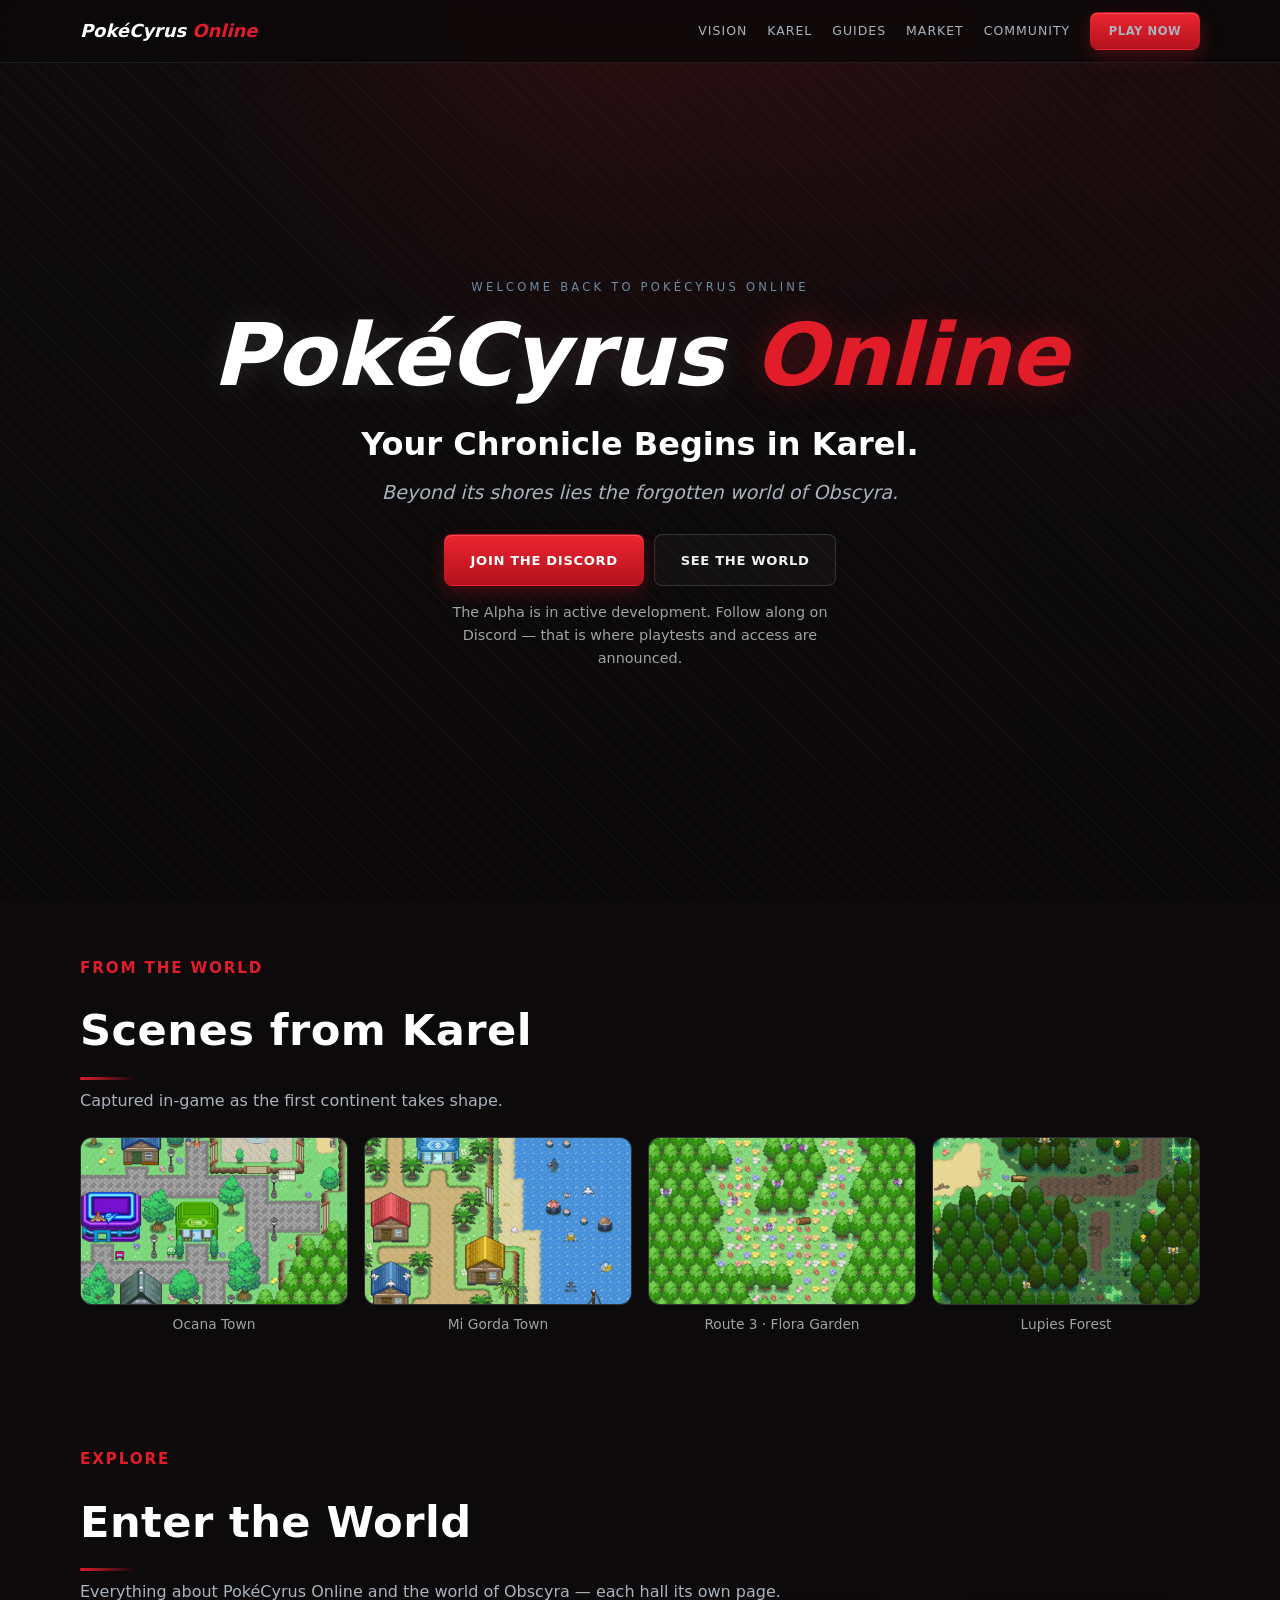
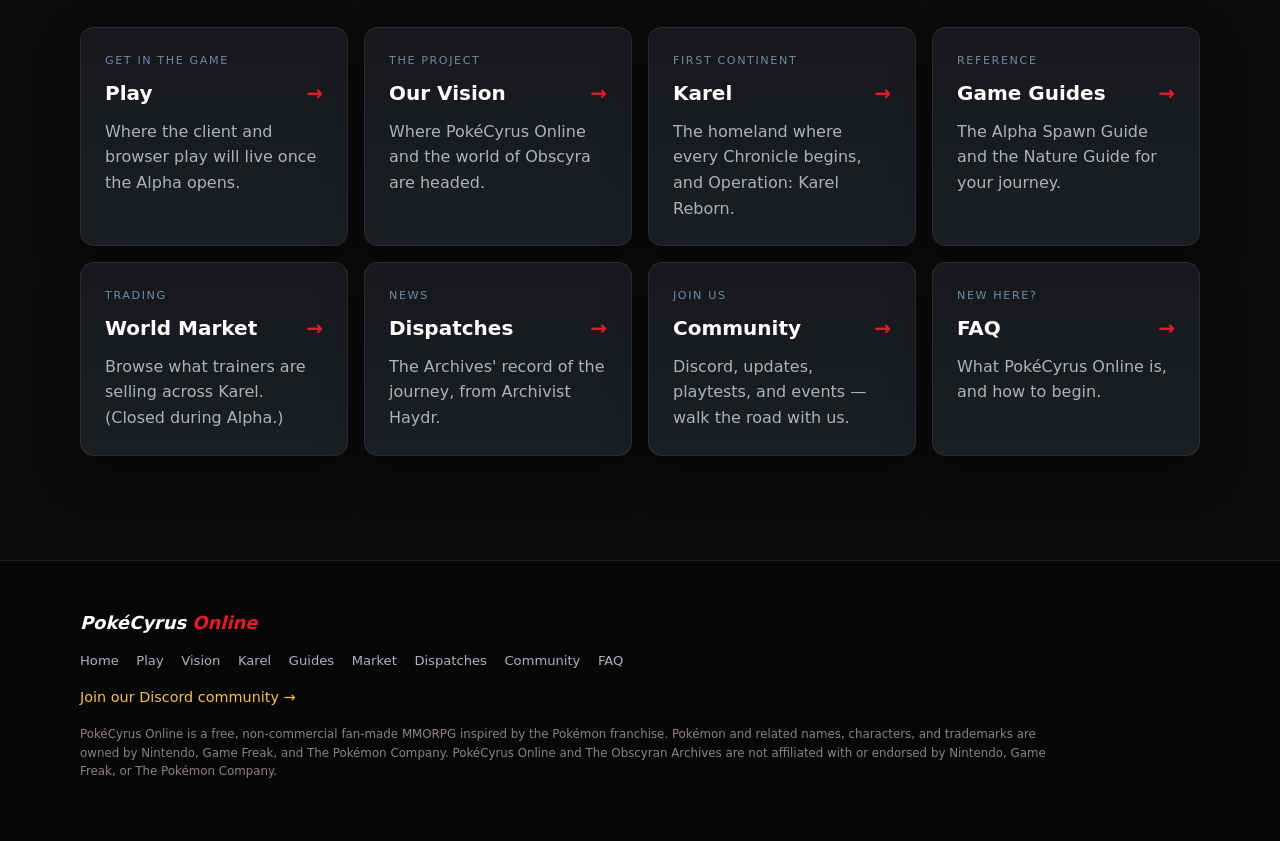
<file: index.html>
<!doctype html>
<html lang="en">
<head>
  <meta charset="utf-8" />
  <meta name="viewport" content="width=device-width, initial-scale=1" />
  <title>PokéCyrus Online</title>
  <meta name="description" content="PokéCyrus Online — a free, fan-made MMORPG. Alpha launching soon. Your Chronicle begins in Karel, the first continent of the world of Obscyra." />
  <meta name="theme-color" content="#0c0a0b" />
  <link rel="canonical" href="https://theobscyranarchives.net/" />
  <meta property="og:type" content="website" />
  <meta property="og:site_name" content="PokéCyrus Online" />
  <meta property="og:title" content="PokéCyrus Online — Alpha Launch" />
  <meta property="og:description" content="A free, fan-made MMORPG. Your Chronicle begins in Karel. Alpha launching soon — play in your browser or download the client." />
  <meta property="og:url" content="https://theobscyranarchives.net/" />
  <meta name="twitter:card" content="summary" />
  <link rel="icon" href="data:image/svg+xml,%3Csvg xmlns='http://www.w3.org/2000/svg' viewBox='0 0 32 32'%3E%3Ccircle cx='16' cy='16' r='15' fill='%23e11d2a'/%3E%3Cpath d='M1 16a15 15 0 0 0 30 0z' fill='%23f2f3f5'/%3E%3Crect x='1' y='14.5' width='30' height='3' fill='%23111111'/%3E%3Ccircle cx='16' cy='16' r='4.6' fill='%23ffffff' stroke='%23111111' stroke-width='1.6'/%3E%3C/svg%3E" />
  <link rel="stylesheet" href="/assets/site.css" />
  <style>
    .hero-cta { display: flex; gap: .6rem; justify-content: center; flex-wrap: wrap; margin: 1.6rem 0 0; }
    .hero-note { margin: .9rem auto 0; max-width: 46ch; font-size: .9rem; color: rgba(255,255,255,.62); }

    /* Screenshot gallery */
    .shots { display: grid; grid-template-columns: repeat(auto-fit, minmax(260px, 1fr)); gap: 1rem; margin-top: 1.5rem; }
    .shot { margin: 0; }
    .shot-btn { display: block; width: 100%; padding: 0; border: 1px solid rgba(255,255,255,.14);
                border-radius: 12px; overflow: hidden; background: #0b0d14; cursor: zoom-in;
                transition: transform .15s ease, border-color .15s ease; }
    .shot-btn:hover { transform: translateY(-3px); border-color: rgba(225,29,42,.65); }
    .shot-btn:focus-visible { outline: 2px solid #e11d2a; outline-offset: 3px; }
    .shot-btn img { display: block; width: 100%; height: auto; aspect-ratio: 16 / 10; object-fit: cover; }
    .shot figcaption { margin-top: .5rem; font-size: .86rem; color: rgba(255,255,255,.62); text-align: center; }

    .lightbox { position: fixed; inset: 0; z-index: 999; display: flex; align-items: center;
                justify-content: center; padding: 4vmin; background: rgba(4,5,9,.92); }
    .lightbox[hidden] { display: none; }
    .lightbox figure { margin: 0; max-width: 100%; max-height: 100%; }
    .lightbox img { max-width: 100%; max-height: 82vh; border-radius: 10px; display: block; }
    .lightbox figcaption { margin-top: .7rem; text-align: center; color: rgba(255,255,255,.75); font-size: .92rem; }
    .lightbox-close { position: absolute; top: 1rem; right: 1.2rem; width: 2.4rem; height: 2.4rem;
                      border-radius: 50%; border: 1px solid rgba(255,255,255,.25); background: rgba(0,0,0,.5);
                      color: #fff; font-size: 1.5rem; line-height: 1; cursor: pointer; }
    .lightbox-close:focus-visible { outline: 2px solid #e11d2a; outline-offset: 2px; }
    @media (prefers-reduced-motion: reduce) { .shot-btn { transition: none; } .shot-btn:hover { transform: none; } }
  </style>
</head>
<body>
  <header class="hero-head">
    <div class="hero">
      <div class="eyebrow-hero">Welcome Back to PokéCyrus Online</div>
      <h1 class="logo"><span class="pc">PokéCyrus</span> <span class="on">Online</span></h1>
      <p class="hero-title">Your Chronicle Begins in Karel.</p>
      <p class="hero-sub">Beyond its shores lies the forgotten world of Obscyra.</p>

      <div class="hero-cta">
        <a class="btn btn-red" href="https://discord.com/invite/rmTHCNPzrq" target="_blank" rel="noopener">Join the Discord</a>
        <a class="btn btn-outline" href="/karel">See the World</a>
      </div>
      <p class="hero-note">The Alpha is in active development. Follow along on Discord — that is where playtests and access are announced.</p>
    </div>
  </header>

  <main>
    <!-- Screenshot gallery. Hidden by site.js while PCO.screens is empty, so the
         page never shows an empty frame. See assets/screens/README.md. -->
    <section class="section" id="screens">
      <div class="wrap">
        <p class="section-sub">From the World</p>
        <h2 class="section-title">Scenes from Karel</h2>
        <p class="section-intro">Captured in-game as the first continent takes shape.</p>
        <div class="shots" id="screens-grid"></div>
      </div>
    </section>

    <section class="section">
      <div class="wrap">
        <p class="section-sub">Explore</p>
        <h2 class="section-title">Enter the World</h2>
        <p class="section-intro">Everything about PokéCyrus Online and the world of Obscyra — each hall its own page.</p>
        <div class="grid">
          <a class="card hubcard" href="/play"><div class="label">Get in the Game</div><h3>Play <span class="arw">→</span></h3><p>Where the client and browser play will live once the Alpha opens.</p></a>
          <a class="card hubcard" href="/vision"><div class="label">The Project</div><h3>Our Vision <span class="arw">→</span></h3><p>Where PokéCyrus Online and the world of Obscyra are headed.</p></a>
          <a class="card hubcard" href="/karel"><div class="label">First Continent</div><h3>Karel <span class="arw">→</span></h3><p>The homeland where every Chronicle begins, and Operation: Karel Reborn.</p></a>
          <a class="card hubcard" href="/guides"><div class="label">Reference</div><h3>Game Guides <span class="arw">→</span></h3><p>The Alpha Spawn Guide and the Nature Guide for your journey.</p></a>
          <a class="card hubcard" href="/market"><div class="label">Trading</div><h3>World Market <span class="arw">→</span></h3><p>Browse what trainers are selling across Karel. (Closed during Alpha.)</p></a>
          <a class="card hubcard" href="/dispatches"><div class="label">News</div><h3>Dispatches <span class="arw">→</span></h3><p>The Archives' record of the journey, from Archivist Haydr.</p></a>
          <a class="card hubcard" href="/community"><div class="label">Join Us</div><h3>Community <span class="arw">→</span></h3><p>Discord, updates, playtests, and events — walk the road with us.</p></a>
          <a class="card hubcard" href="/faq"><div class="label">New Here?</div><h3>FAQ <span class="arw">→</span></h3><p>What PokéCyrus Online is, and how to begin.</p></a>
        </div>
      </div>
    </section>
  </main>

  <script src="/assets/site.js"></script>
</body>
</html>
</file>
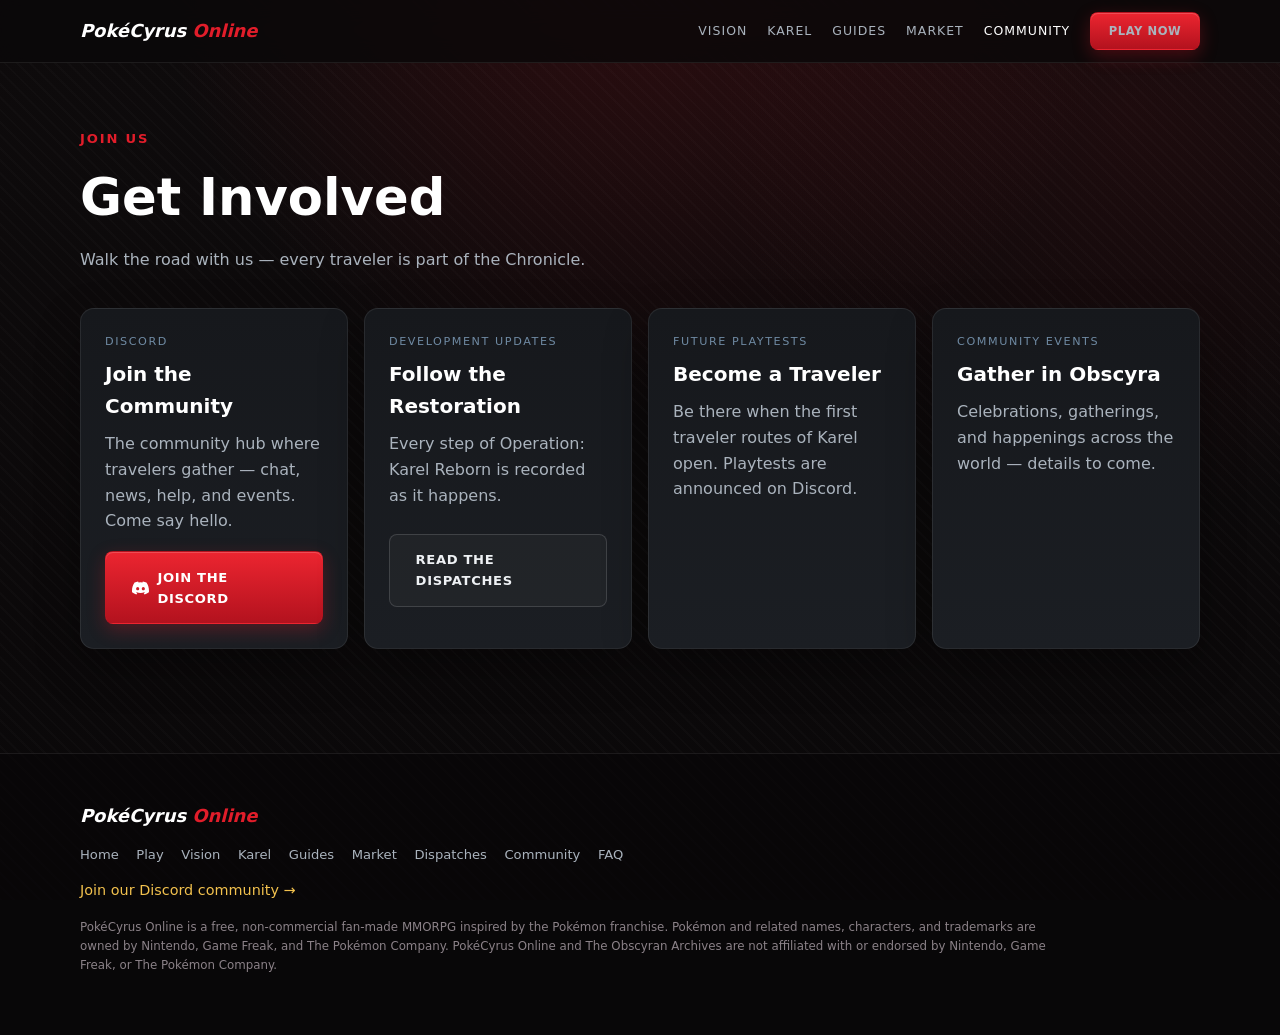
<file: community/index.html>
<!doctype html>
<html lang="en">
<head>
  <meta charset="utf-8" />
  <meta name="viewport" content="width=device-width, initial-scale=1" />
  <title>Community — PokéCyrus Online</title>
  <meta name="description" content="Join the PokéCyrus Online community — Discord, development updates, playtests, and events. Walk the road with us." />
  <meta name="theme-color" content="#0c0a0b" />
  <link rel="canonical" href="https://theobscyranarchives.net/community" />
  <link rel="icon" href="data:image/svg+xml,%3Csvg xmlns='http://www.w3.org/2000/svg' viewBox='0 0 32 32'%3E%3Ccircle cx='16' cy='16' r='15' fill='%23e11d2a'/%3E%3Cpath d='M1 16a15 15 0 0 0 30 0z' fill='%23f2f3f5'/%3E%3Crect x='1' y='14.5' width='30' height='3' fill='%23111111'/%3E%3Ccircle cx='16' cy='16' r='4.6' fill='%23ffffff' stroke='%23111111' stroke-width='1.6'/%3E%3C/svg%3E" />
  <link rel="stylesheet" href="/assets/site.css" />
</head>
<body>
  <header class="page-head">
    <div class="wrap">
      <div class="eyebrow">Join Us</div>
      <h1 class="title">Get Involved</h1>
      <p class="lede">Walk the road with us — every traveler is part of the Chronicle.</p>
    </div>
  </header>

  <main>
    <section class="section" style="padding-top:1rem;">
      <div class="wrap">
        <div class="grid">
          <div class="card">
            <div class="label">Discord</div>
            <h3>Join the Community</h3>
            <p>The community hub where travelers gather — chat, news, help, and events. Come say hello.</p>
            <p style="margin-top:1.1rem;">
              <a class="btn btn-red" href="https://discord.com/invite/rmTHCNPzrq" target="_blank" rel="noopener" style="display:inline-flex; align-items:center; gap:.55rem;">
                <svg viewBox="0 0 24 24" width="18" height="18" fill="currentColor" aria-hidden="true"><path d="M20.317 4.369a19.79 19.79 0 0 0-4.885-1.515.074.074 0 0 0-.079.037c-.21.375-.444.864-.608 1.25a18.27 18.27 0 0 0-5.487 0 12.64 12.64 0 0 0-.617-1.25.077.077 0 0 0-.079-.037A19.736 19.736 0 0 0 3.677 4.369a.07.07 0 0 0-.032.027C.533 9.046-.32 13.58.099 18.057a.082.082 0 0 0 .031.057 19.9 19.9 0 0 0 5.993 3.03.078.078 0 0 0 .084-.028c.462-.63.874-1.295 1.226-1.994a.076.076 0 0 0-.041-.106 13.107 13.107 0 0 1-1.872-.892.077.077 0 0 1-.008-.128c.126-.094.252-.192.372-.291a.074.074 0 0 1 .077-.01c3.928 1.793 8.18 1.793 12.062 0a.074.074 0 0 1 .078.009c.12.099.246.198.373.292a.077.077 0 0 1-.006.127 12.3 12.3 0 0 1-1.873.891.077.077 0 0 0-.041.107c.36.698.772 1.362 1.225 1.993a.076.076 0 0 0 .084.028 19.839 19.839 0 0 0 6.002-3.03.077.077 0 0 0 .032-.054c.5-5.177-.838-9.674-3.549-13.66a.061.061 0 0 0-.031-.03zM8.02 15.331c-1.183 0-2.157-1.086-2.157-2.419 0-1.333.955-2.42 2.157-2.42 1.21 0 2.176 1.096 2.157 2.42 0 1.333-.956 2.42-2.157 2.42zm7.975 0c-1.183 0-2.157-1.086-2.157-2.419 0-1.333.955-2.42 2.157-2.42 1.21 0 2.176 1.096 2.157 2.42 0 1.333-.946 2.42-2.157 2.42z"/></svg>
                Join the Discord
              </a>
            </p>
          </div>
          <div class="card">
            <div class="label">Development Updates</div>
            <h3>Follow the Restoration</h3>
            <p>Every step of Operation: Karel Reborn is recorded as it happens.</p>
            <p><a class="btn btn-outline" href="/dispatches" style="margin-top:1rem;">Read the Dispatches</a></p>
          </div>
          <div class="card">
            <div class="label">Future Playtests</div>
            <h3>Become a Traveler</h3>
            <p>Be there when the first traveler routes of Karel open. Playtests are announced on Discord.</p>
          </div>
          <div class="card">
            <div class="label">Community Events</div>
            <h3>Gather in Obscyra</h3>
            <p>Celebrations, gatherings, and happenings across the world — details to come.</p>
            <!-- TODO: when ready, add: <p><a class="btn btn-red" href="EVENTS_URL" style="margin-top:1rem;">See Events</a></p> -->
          </div>
        </div>
        <!-- TODO: social handles — drop links here when you have them (X / YouTube / Bluesky / etc.) -->
      </div>
    </section>
  </main>

  <script src="/assets/site.js"></script>
</body>
</html>
</file>
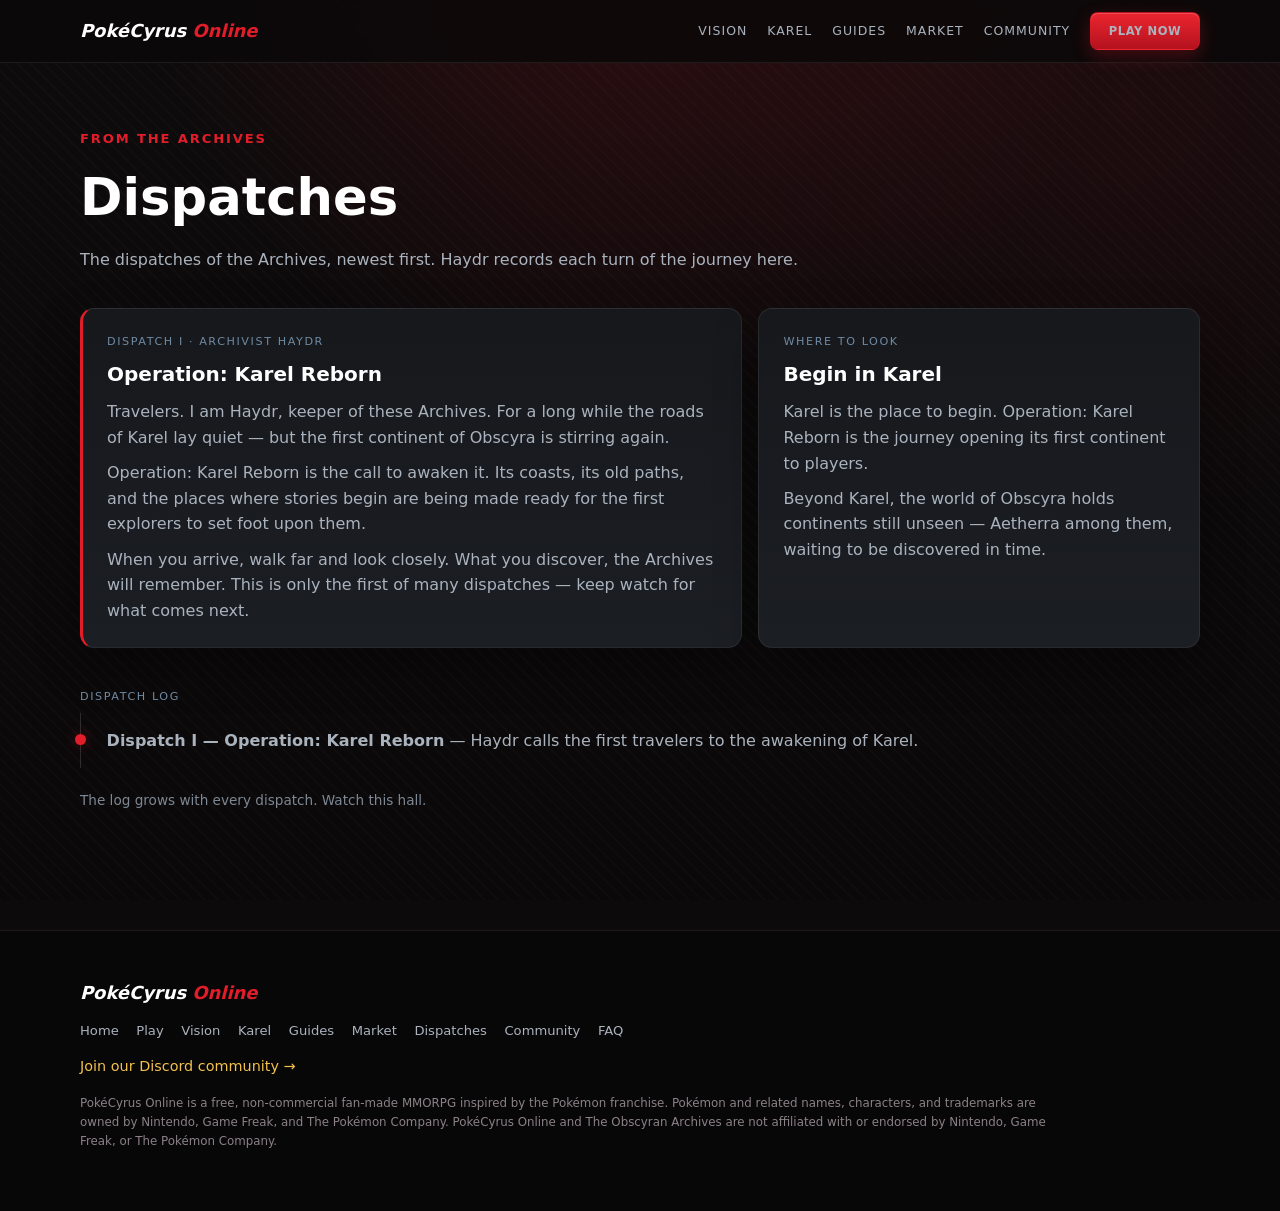
<file: dispatches/index.html>
<!doctype html>
<html lang="en">
<head>
  <meta charset="utf-8" />
  <meta name="viewport" content="width=device-width, initial-scale=1" />
  <title>Dispatches — PokéCyrus Online</title>
  <meta name="description" content="Dispatches from The Obscyran Archives — Archivist Haydr's record of the journey as Karel is reborn for PokéCyrus Online." />
  <meta name="theme-color" content="#0c0a0b" />
  <link rel="canonical" href="https://theobscyranarchives.net/dispatches" />
  <link rel="icon" href="data:image/svg+xml,%3Csvg xmlns='http://www.w3.org/2000/svg' viewBox='0 0 32 32'%3E%3Ccircle cx='16' cy='16' r='15' fill='%23e11d2a'/%3E%3Cpath d='M1 16a15 15 0 0 0 30 0z' fill='%23f2f3f5'/%3E%3Crect x='1' y='14.5' width='30' height='3' fill='%23111111'/%3E%3Ccircle cx='16' cy='16' r='4.6' fill='%23ffffff' stroke='%23111111' stroke-width='1.6'/%3E%3C/svg%3E" />
  <link rel="stylesheet" href="/assets/site.css" />
</head>
<body>
  <header class="page-head">
    <div class="wrap">
      <div class="eyebrow">From the Archives</div>
      <h1 class="title">Dispatches</h1>
      <p class="lede">The dispatches of the Archives, newest first. Haydr records each turn of the journey here.</p>
    </div>
  </header>

  <main>
    <section class="section" style="padding-top:1rem;">
      <div class="wrap">
        <div class="dispatch">
          <div class="card">
            <div class="label">Dispatch I · Archivist Haydr</div>
            <h3>Operation: Karel Reborn</h3>
            <p>Travelers. I am Haydr, keeper of these Archives. For a long while the roads of Karel lay quiet — but the first continent of Obscyra is stirring again.</p>
            <p>Operation: Karel Reborn is the call to awaken it. Its coasts, its old paths, and the places where stories begin are being made ready for the first explorers to set foot upon them.</p>
            <p>When you arrive, walk far and look closely. What you discover, the Archives will remember. This is only the first of many dispatches — keep watch for what comes next.</p>
          </div>
          <div class="card">
            <div class="label">Where to Look</div>
            <h3>Begin in Karel</h3>
            <p>Karel is the place to begin. Operation: Karel Reborn is the journey opening its first continent to players.</p>
            <p>Beyond Karel, the world of Obscyra holds continents still unseen — Aetherra among them, waiting to be discovered in time.</p>
          </div>
        </div>

        <p class="label" style="margin-top:2.5rem;">Dispatch Log</p>
        <ul class="timeline">
          <li><strong>Dispatch I — Operation: Karel Reborn</strong> — Haydr calls the first travelers to the awakening of Karel.</li>
        </ul>
        <p class="section-note">The log grows with every dispatch. Watch this hall.</p>
      </div>
    </section>
  </main>

  <script src="/assets/site.js"></script>
</body>
</html>
</file>
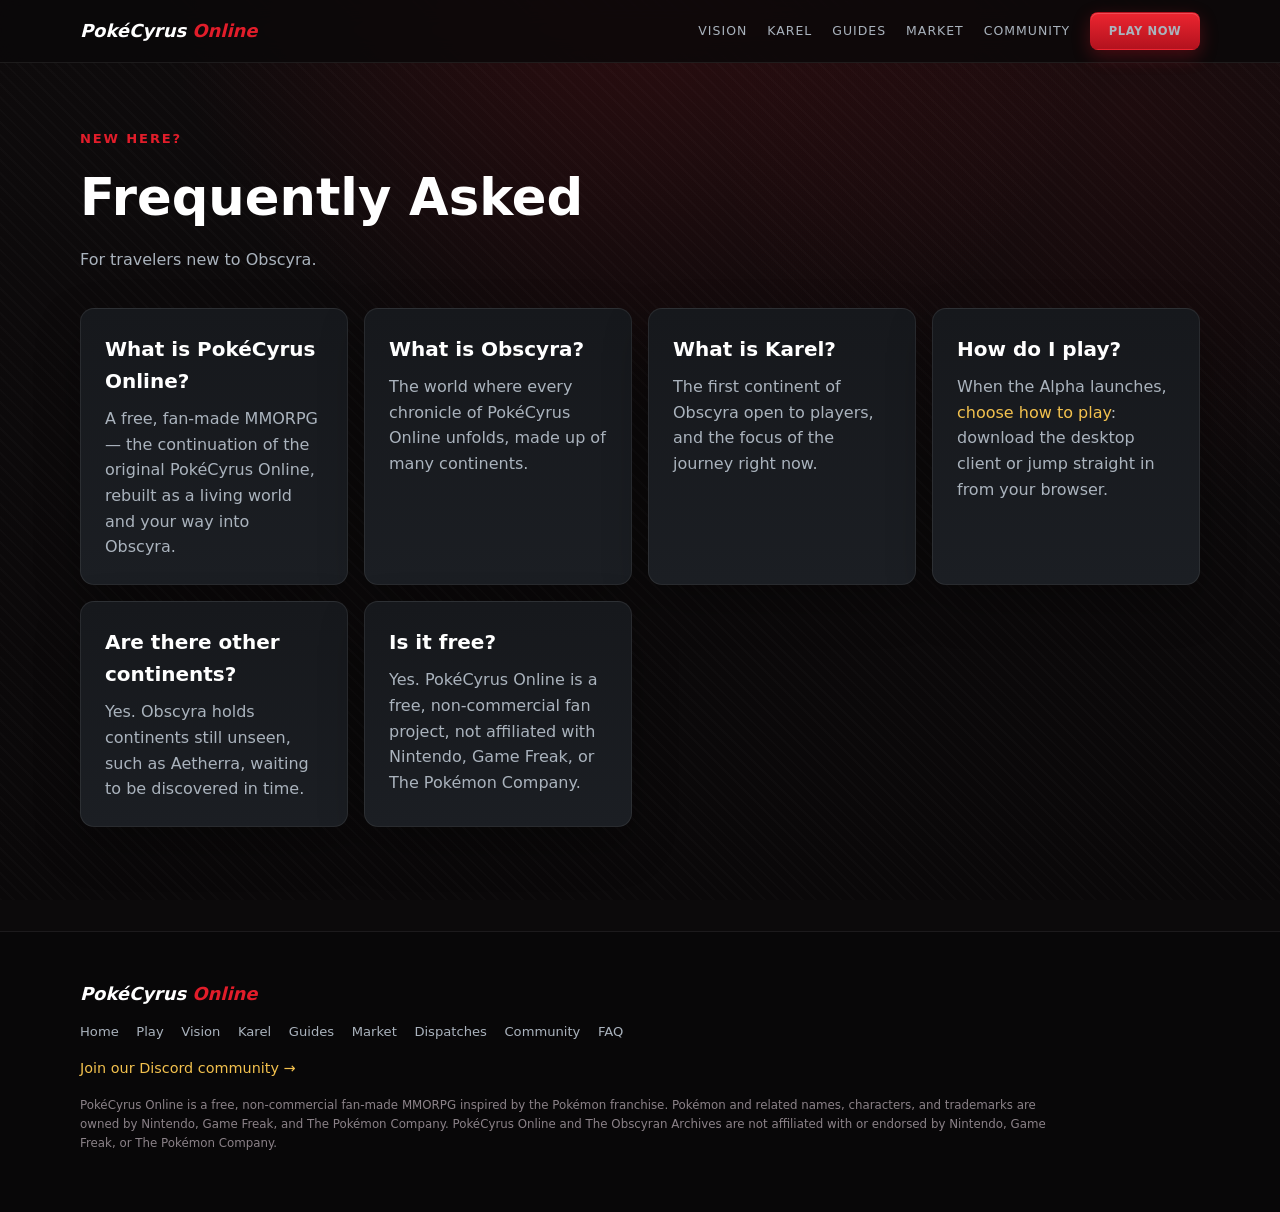
<file: faq/index.html>
<!doctype html>
<html lang="en">
<head>
  <meta charset="utf-8" />
  <meta name="viewport" content="width=device-width, initial-scale=1" />
  <title>FAQ — PokéCyrus Online</title>
  <meta name="description" content="Frequently asked questions about PokéCyrus Online — what it is, the world of Obscyra, the continent of Karel, how to play, and more." />
  <meta name="theme-color" content="#0c0a0b" />
  <link rel="canonical" href="https://theobscyranarchives.net/faq" />
  <link rel="icon" href="data:image/svg+xml,%3Csvg xmlns='http://www.w3.org/2000/svg' viewBox='0 0 32 32'%3E%3Ccircle cx='16' cy='16' r='15' fill='%23e11d2a'/%3E%3Cpath d='M1 16a15 15 0 0 0 30 0z' fill='%23f2f3f5'/%3E%3Crect x='1' y='14.5' width='30' height='3' fill='%23111111'/%3E%3Ccircle cx='16' cy='16' r='4.6' fill='%23ffffff' stroke='%23111111' stroke-width='1.6'/%3E%3C/svg%3E" />
  <link rel="stylesheet" href="/assets/site.css" />
</head>
<body>
  <header class="page-head">
    <div class="wrap">
      <div class="eyebrow">New Here?</div>
      <h1 class="title">Frequently Asked</h1>
      <p class="lede">For travelers new to Obscyra.</p>
    </div>
  </header>

  <main>
    <section class="section" style="padding-top:1rem;">
      <div class="wrap">
        <div class="grid">
          <div class="card">
            <h3>What is PokéCyrus Online?</h3>
            <p>A free, fan-made MMORPG — the continuation of the original PokéCyrus Online, rebuilt as a living world and your way into Obscyra.</p>
          </div>
          <div class="card">
            <h3>What is Obscyra?</h3>
            <p>The world where every chronicle of PokéCyrus Online unfolds, made up of many continents.</p>
          </div>
          <div class="card">
            <h3>What is Karel?</h3>
            <p>The first continent of Obscyra open to players, and the focus of the journey right now.</p>
          </div>
          <div class="card">
            <h3>How do I play?</h3>
            <p>When the Alpha launches, <a href="/play" style="color:var(--gold);">choose how to play</a>: download the desktop client or jump straight in from your browser.</p>
          </div>
          <div class="card">
            <h3>Are there other continents?</h3>
            <p>Yes. Obscyra holds continents still unseen, such as Aetherra, waiting to be discovered in time.</p>
          </div>
          <div class="card">
            <h3>Is it free?</h3>
            <p>Yes. PokéCyrus Online is a free, non-commercial fan project, not affiliated with Nintendo, Game Freak, or The Pokémon Company.</p>
          </div>
        </div>
      </div>
    </section>
  </main>

  <script src="/assets/site.js"></script>
</body>
</html>
</file>
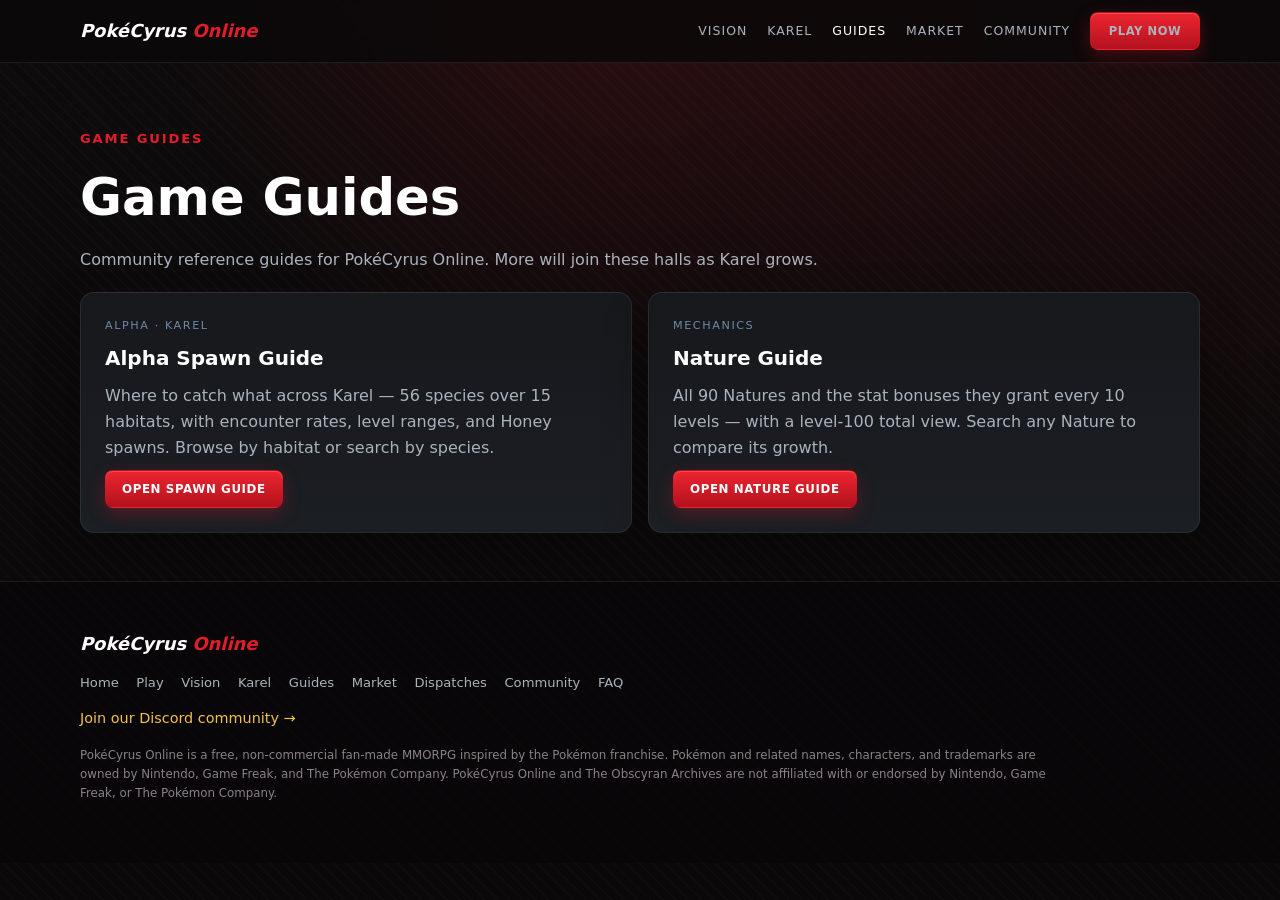
<file: guides/index.html>
<!doctype html>
<html lang="en">
<head>
  <meta charset="utf-8" />
  <meta name="viewport" content="width=device-width, initial-scale=1" />
  <title>Game Guides — PokéCyrus Online</title>
  <meta name="description" content="Game Guides for PokéCyrus Online — the Alpha Spawn Guide and the Nature Guide. Where to find Pokémon across Karel and how Natures shape growth." />
  <meta name="theme-color" content="#0c0a0b" />
  <link rel="canonical" href="https://theobscyranarchives.net/guides" />
  <link rel="icon" href="data:image/svg+xml,%3Csvg xmlns='http://www.w3.org/2000/svg' viewBox='0 0 32 32'%3E%3Ccircle cx='16' cy='16' r='15' fill='%23e11d2a'/%3E%3Cpath d='M1 16a15 15 0 0 0 30 0z' fill='%23f2f3f5'/%3E%3Crect x='1' y='14.5' width='30' height='3' fill='%23111111'/%3E%3Ccircle cx='16' cy='16' r='4.6' fill='%23ffffff' stroke='%23111111' stroke-width='1.6'/%3E%3C/svg%3E" />
  <link rel="stylesheet" href="/assets/site.css" />
</head>
<body>
  <header class="page-head">
    <div class="wrap">
      <div class="eyebrow">Game Guides</div>
      <h1 class="title">Game Guides</h1>
      <p class="lede">Community reference guides for PokéCyrus Online. More will join these halls as Karel grows.</p>
    </div>
  </header>

  <main>
    <div class="wrap">
      <div class="grid">
        <div class="card">
          <div class="label">Alpha · Karel</div>
          <h3>Alpha Spawn Guide</h3>
          <p>Where to catch what across Karel — 56 species over 15 habitats, with encounter rates, level ranges, and Honey spawns. Browse by habitat or search by species.</p>
          <a class="btn btn-red btn-sm" href="/guides/spawns">Open Spawn Guide</a>
        </div>
        <div class="card">
          <div class="label">Mechanics</div>
          <h3>Nature Guide</h3>
          <p>All 90 Natures and the stat bonuses they grant every 10 levels — with a level-100 total view. Search any Nature to compare its growth.</p>
          <a class="btn btn-red btn-sm" href="/guides/natures">Open Nature Guide</a>
        </div>
      </div>
    </div>
  </main>

  <script src="/assets/site.js"></script>
</body>
</html>
</file>
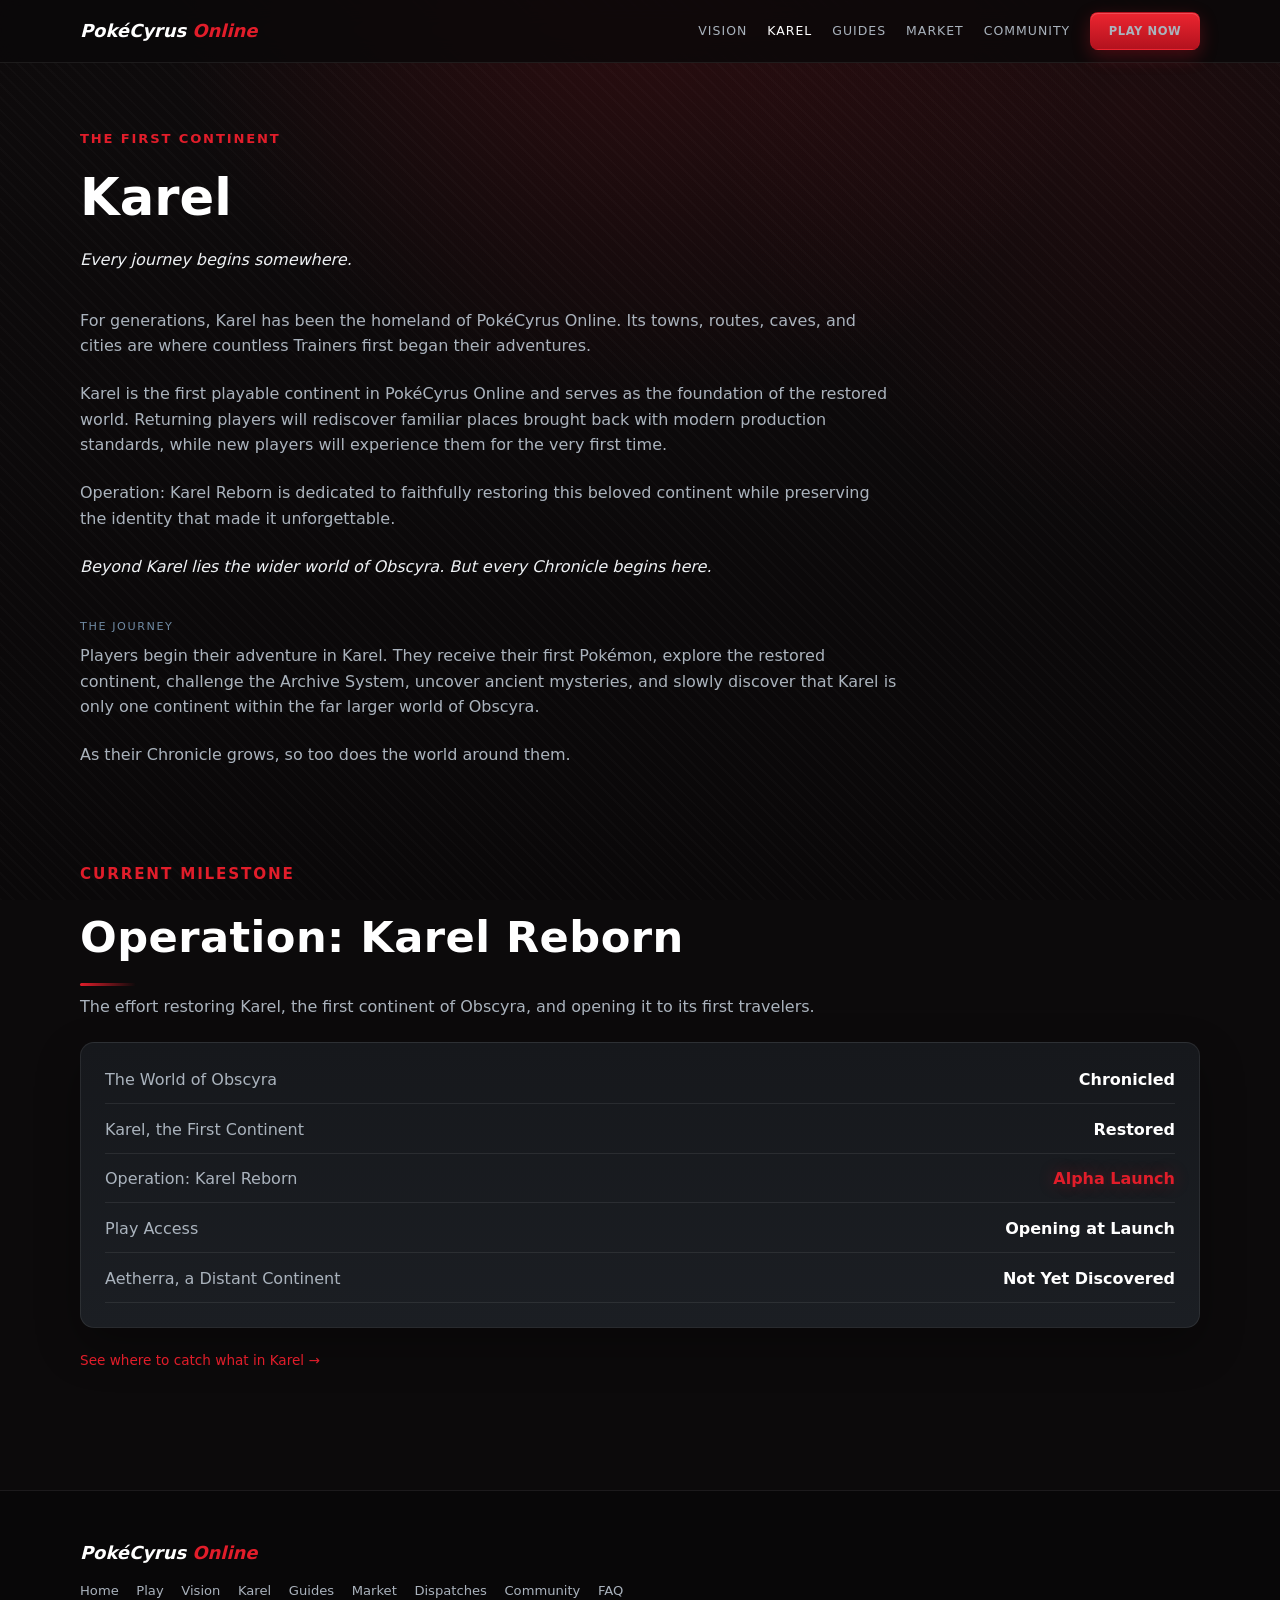
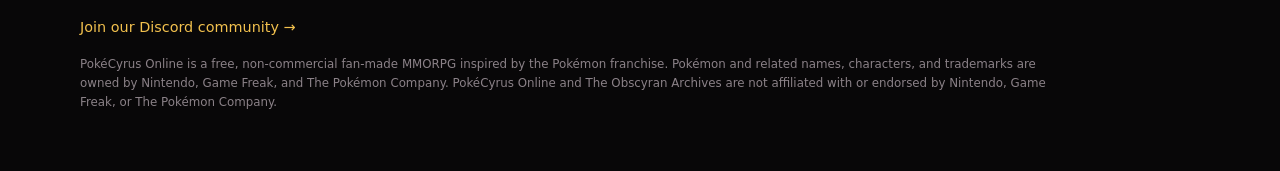
<file: karel/index.html>
<!doctype html>
<html lang="en">
<head>
  <meta charset="utf-8" />
  <meta name="viewport" content="width=device-width, initial-scale=1" />
  <title>Karel — PokéCyrus Online</title>
  <meta name="description" content="Karel, the first playable continent of Obscyra and the homeland of PokéCyrus Online — and Operation: Karel Reborn, the effort restoring it for the Alpha." />
  <meta name="theme-color" content="#0c0a0b" />
  <link rel="canonical" href="https://theobscyranarchives.net/karel" />
  <link rel="icon" href="data:image/svg+xml,%3Csvg xmlns='http://www.w3.org/2000/svg' viewBox='0 0 32 32'%3E%3Ccircle cx='16' cy='16' r='15' fill='%23e11d2a'/%3E%3Cpath d='M1 16a15 15 0 0 0 30 0z' fill='%23f2f3f5'/%3E%3Crect x='1' y='14.5' width='30' height='3' fill='%23111111'/%3E%3Ccircle cx='16' cy='16' r='4.6' fill='%23ffffff' stroke='%23111111' stroke-width='1.6'/%3E%3C/svg%3E" />
  <link rel="stylesheet" href="/assets/site.css" />
</head>
<body>
  <header class="page-head">
    <div class="wrap">
      <div class="eyebrow">The First Continent</div>
      <h1 class="title">Karel</h1>
      <p class="lede quote" style="max-width:820px;">Every journey begins somewhere.</p>
    </div>
  </header>

  <main>
    <section class="section" style="padding-top:1rem;">
      <div class="wrap">
        <p class="section-intro">For generations, Karel has been the homeland of PokéCyrus Online. Its towns, routes, caves, and cities are where countless Trainers first began their adventures.</p>
        <p class="section-intro">Karel is the first playable continent in PokéCyrus Online and serves as the foundation of the restored world. Returning players will rediscover familiar places brought back with modern production standards, while new players will experience them for the very first time.</p>
        <p class="section-intro">Operation: Karel Reborn is dedicated to faithfully restoring this beloved continent while preserving the identity that made it unforgettable.</p>
        <p class="quote">Beyond Karel lies the wider world of Obscyra. But every Chronicle begins here.</p>

        <p class="label" style="margin-top:2.4rem;">The Journey</p>
        <p class="section-intro">Players begin their adventure in Karel. They receive their first Pokémon, explore the restored continent, challenge the Archive System, uncover ancient mysteries, and slowly discover that Karel is only one continent within the far larger world of Obscyra.</p>
        <p class="section-intro">As their Chronicle grows, so too does the world around them.</p>
      </div>
    </section>

    <section class="section" id="karel-reborn" style="padding-top:1rem;">
      <div class="wrap">
        <p class="section-sub">Current Milestone</p>
        <h2 class="section-title">Operation: Karel Reborn</h2>
        <p class="section-intro">The effort restoring Karel, the first continent of Obscyra, and opening it to its first travelers.</p>
        <div class="card">
          <div class="status">
            <div><span>The World of Obscyra</span><strong>Chronicled</strong></div>
            <div><span>Karel, the First Continent</span><strong>Restored</strong></div>
            <div><span>Operation: Karel Reborn</span><strong class="active">Alpha Launch</strong></div>
            <div><span>Play Access</span><strong>Opening at Launch</strong></div>
            <div><span>Aetherra, a Distant Continent</span><strong>Not Yet Discovered</strong></div>
          </div>
        </div>
        <p class="section-note"><a href="/guides/spawns" style="color:var(--red);">See where to catch what in Karel →</a></p>
      </div>
    </section>
  </main>

  <script src="/assets/site.js"></script>
</body>
</html>
</file>
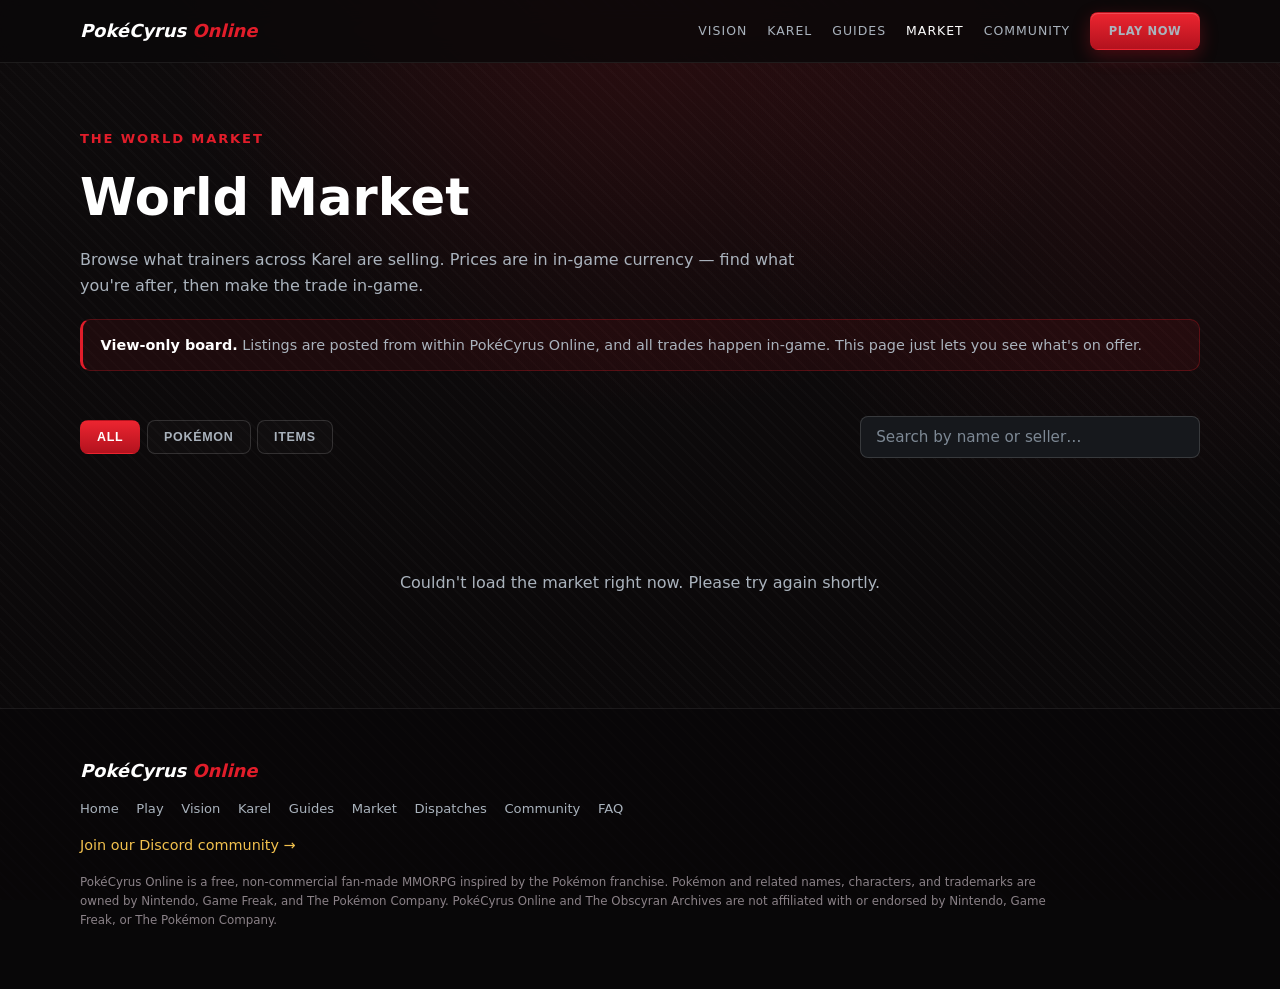
<file: market/index.html>
<!doctype html>
<html lang="en">
<head>
  <meta charset="utf-8" />
  <meta name="viewport" content="width=device-width, initial-scale=1" />
  <title>World Market — PokéCyrus Online</title>
  <meta name="description" content="The PokéCyrus Online World Market — browse recent listings of Pokémon and items trainers are selling for in-game currency. View-only; all trades happen in-game." />
  <meta name="theme-color" content="#0c0a0b" />
  <link rel="canonical" href="https://theobscyranarchives.net/market" />
  <link rel="icon" href="data:image/svg+xml,%3Csvg xmlns='http://www.w3.org/2000/svg' viewBox='0 0 32 32'%3E%3Ccircle cx='16' cy='16' r='15' fill='%23e11d2a'/%3E%3Cpath d='M1 16a15 15 0 0 0 30 0z' fill='%23f2f3f5'/%3E%3Crect x='1' y='14.5' width='30' height='3' fill='%23111111'/%3E%3Ccircle cx='16' cy='16' r='4.6' fill='%23ffffff' stroke='%23111111' stroke-width='1.6'/%3E%3C/svg%3E" />
  <link rel="stylesheet" href="/assets/site.css" />
  <style>
    .meta-row { display: flex; justify-content: space-between; gap: 1rem; flex-wrap: wrap; color: var(--dim); font-size: .82rem; margin-bottom: 1rem; }
    .listings { display: grid; grid-template-columns: repeat(auto-fill, minmax(280px, 1fr)); gap: 1rem; padding-bottom: 2rem; }
    .listing { border: 1px solid var(--line); background: linear-gradient(180deg, var(--surface), var(--surface2));
      border-radius: 14px; padding: 1.2rem; box-shadow: 0 14px 34px rgba(0,0,0,.3); transition: transform .18s ease, border-color .18s ease; }
    .listing:hover { transform: translateY(-3px); border-color: rgba(225,29,42,.4); }
    .listing-top { display: flex; justify-content: space-between; align-items: center; margin-bottom: .8rem; }
    .badge { font-size: .64rem; font-weight: 800; text-transform: uppercase; letter-spacing: .1em; padding: .25rem .55rem; border-radius: 999px; }
    .badge.pokemon { color: #ffd7db; background: rgba(225,29,42,.16); border: 1px solid rgba(225,29,42,.4); }
    .badge.item { color: #cfe0ee; background: rgba(111,138,163,.16); border: 1px solid rgba(111,138,163,.4); }
    .timeleft { color: var(--steel); font-size: .74rem; font-weight: 700; white-space: nowrap; }
    .timeleft.low { color: var(--red); }
    .listing-head { display: flex; gap: .9rem; align-items: flex-start; margin-bottom: .9rem; }
    .sprite { width: 74px; height: 74px; flex: none; border-radius: 12px; overflow: hidden;
      background: radial-gradient(circle at 50% 38%, rgba(255,255,255,.07), rgba(0,0,0,.25)), var(--surface);
      border: 1px solid var(--line); display: grid; place-items: center; }
    .sprite img { width: 64px; height: 64px; object-fit: contain; image-rendering: pixelated; }
    .listing h3 { margin: 0 0 .45rem; font-size: 1.2rem; color: #fff; }
    .stat { display: flex; gap: .5rem; font-size: .88rem; line-height: 1.55; }
    .stat .k { color: var(--steel); min-width: 58px; }
    .stat .v { color: var(--text); }
    .listing-foot { display: flex; justify-content: space-between; align-items: flex-end; border-top: 1px solid var(--line); padding-top: .8rem; }
    .seller-label { color: var(--steel); font-size: .64rem; text-transform: uppercase; letter-spacing: .12em; }
    .seller { color: var(--text); font-size: .92rem; }
    .price { color: var(--gold); font-weight: 800; font-size: 1.2rem; white-space: nowrap; }
    .empty { text-align: center; color: var(--muted); padding: 3rem 1rem 4rem; }
    .closed-panel { text-align: center; max-width: 640px; margin: 1rem auto 4rem; padding: 3rem 2rem;
      border: 1px solid var(--line); border-radius: 16px; background: linear-gradient(180deg, var(--surface), var(--surface2)); box-shadow: 0 18px 45px rgba(0,0,0,.32); }
    .closed-panel img { width: 56px; height: 56px; opacity: .85; margin-bottom: .6rem; }
    .closed-panel h2 { color: #fff; font-size: 1.6rem; margin: .2rem 0 .7rem; }
    .closed-panel p { color: var(--muted); max-width: 470px; margin: 0 auto 1.6rem; }
  </style>
</head>
<body>
  <header class="page-head">
    <div class="wrap">
      <div class="eyebrow">The World Market</div>
      <h1 class="title">World Market</h1>
      <p class="lede">Browse what trainers across Karel are selling. Prices are in in-game currency — find what you're after, then make the trade in-game.</p>
      <div class="notice"><strong>View-only board.</strong> Listings are posted from within PokéCyrus Online, and all trades happen in-game. This page just lets you see what's on offer.</div>
    </div>
  </header>

  <main>
    <div class="wrap">
      <div class="controls">
        <div class="tabs" id="tabs">
          <button class="tab active" data-filter="all">All</button>
          <button class="tab" data-filter="pokemon">Pokémon</button>
          <button class="tab" data-filter="item">Items</button>
        </div>
        <input class="search" id="search" type="search" placeholder="Search by name or seller…" aria-label="Search listings" />
      </div>
      <div class="meta-row"><span id="count">Loading listings…</span><span id="updated"></span></div>
      <div class="listings" id="listings"></div>
      <div class="empty" id="empty" style="display:none;">No listings match — try a different search.</div>
    </div>
  </main>

  <script>
    (function () {
      /* The game server, not this site. This used to point at a path on
         theobscyranarchives.net, which resolved to the checked-in sample file
         beside this page -- so the board showed the same ten invented listings
         no matter what trainers had actually posted. The live feed comes from
         the game host, whose CORS allowlist already admits this origin.

         View-only by design: browsing happens here, every trade happens in
         game. Auctions are deliberately not published to this board -- a bid
         cannot be placed from a page, so advertising one here would be an
         invitation the page cannot honour. */
      var FEED = "https://play.theobscyranarchives.net/market/listings.json";

      var listEl = document.getElementById("listings");
      var emptyEl = document.getElementById("empty");
      var countEl = document.getElementById("count");
      var updatedEl = document.getElementById("updated");
      var searchEl = document.getElementById("search");
      var tabsEl = document.getElementById("tabs");
      var state = { all: [], filter: "all", q: "", currency: "₽" };

      var PB = "data:image/svg+xml,%3Csvg xmlns='http://www.w3.org/2000/svg' viewBox='0 0 32 32'%3E%3Ccircle cx='16' cy='16' r='13' fill='none' stroke='%236f8aa3' stroke-width='2'/%3E%3Cpath d='M3 16h9a4 4 0 0 1 8 0h9' fill='none' stroke='%236f8aa3' stroke-width='2'/%3E%3Ccircle cx='16' cy='16' r='3' fill='%230c0a0b' stroke='%236f8aa3' stroke-width='2'/%3E%3C/svg%3E";

      /* Whether the market is open is the game server's call, not this page's.
         It answers 503 with {"enabled":false,"status":"alpha_offline"} while
         WORLD_MARKET_ENABLED is off, and serves listings once it is on.

         This used to be a hardcoded MARKET_ENABLED constant here, which meant
         opening the market took two edits in two repositories that could
         disagree -- a page insisting the market was open in front of a server
         refusing to serve it, or the reverse. Now there is one switch, on the
         server, and this page follows it.

         FORCE_CLOSED still lets the page be closed on its own, independently of
         the server, without needing a deploy on the game side. */
      var FORCE_CLOSED = false;

      function showClosedPanel() {
        var controlsEl = document.querySelector(".controls");
        var metaEl = document.querySelector(".meta-row");
        if (controlsEl) { controlsEl.style.display = "none"; }
        if (metaEl) { metaEl.style.display = "none"; }
        listEl.style.display = "none";
        emptyEl.style.display = "none";
        var ledeEl = document.querySelector(".lede");
        if (ledeEl) { ledeEl.textContent = "The World Market opens after the Alpha. It's closed for now while the in-game economy is tested."; }
        var noticeEl = document.querySelector(".notice");
        if (noticeEl) { noticeEl.innerHTML = "<strong>Closed during Alpha.</strong> Listings and trading are disabled while we test the in-game economy. The World Market opens to trainers after the Alpha — check back then."; }
        if (document.querySelector(".closed-panel")) { return; }
        var panel = document.createElement("div");
        panel.className = "closed-panel";
        panel.innerHTML =
          '<img src="' + PB + '" alt="">' +
          '<h2>Closed During Alpha</h2>' +
          '<p>The World Market is disabled while the in-game economy is tested. It opens to trainers once the Alpha wraps — check back after launch.</p>' +
          '<a class="btn btn-red" href="/play">Get Ready to Play</a>';
        listEl.parentNode.insertBefore(panel, listEl);
      }

      function esc(s) { return String(s).replace(/[&<>"']/g, function (c) { return { "&": "&amp;", "<": "&lt;", ">": "&gt;", '"': "&quot;", "'": "&#39;" }[c]; }); }
      function money(n) { return state.currency + " " + Number(n).toLocaleString("en-US"); }
      function ago(iso) {
        var t = new Date(iso).getTime(); if (isNaN(t)) { return ""; }
        var s = Math.floor((Date.now() - t) / 1000);
        if (s < 60) { return "just now"; }
        var m = Math.floor(s / 60); if (m < 60) { return m + "m ago"; }
        var h = Math.floor(m / 60); if (h < 24) { return h + "h ago"; }
        return Math.floor(h / 24) + "d ago";
      }
      function timeLeft(iso) {
        var t = new Date(iso).getTime();
        if (isNaN(t)) { return { text: "", low: false, expired: false }; }
        var s = Math.floor((t - Date.now()) / 1000);
        if (s <= 0) { return { text: "Expired", low: true, expired: true }; }
        var d = Math.floor(s / 86400), h = Math.floor((s % 86400) / 3600), m = Math.floor((s % 3600) / 60);
        var text = d > 0 ? (d + "d " + h + "h") : (h > 0 ? (h + "h " + m + "m") : (m + "m"));
        return { text: text + " left", low: s < 3600, expired: false };
      }
      function card(l) {
        var type = l.type === "pokemon" ? "pokemon" : "item";
        var typeLabel = type === "pokemon" ? "Pokémon" : "Item";
        var tl = timeLeft(l.expires);
        var sprite = '<img class="spr" src="' + esc(l.sprite || PB) + '" alt="' + esc(l.name) + '" loading="lazy">';
        var stats = type === "pokemon"
          ? '<div class="stat"><span class="k">Nature</span><span class="v">' + esc(l.nature || "—") + '</span></div>' +
            '<div class="stat"><span class="k">Ability</span><span class="v">' + esc(l.ability || "—") + '</span></div>'
          /* The feed sends quantity as a number. This read l.detail, a
             pre-formatted string the server has never sent, so every item on
             the board showed "×1" regardless of how many were actually listed. */
          : '<div class="stat"><span class="k">Quantity</span><span class="v">×' + esc(Math.max(1, Number(l.quantity || 1))) + '</span></div>';
        return '<div class="listing">' +
            '<div class="listing-top"><span class="badge ' + type + '">' + typeLabel + '</span>' +
              '<span class="timeleft' + (tl.low ? ' low' : '') + '">' + esc(tl.text) + '</span></div>' +
            '<div class="listing-head"><div class="sprite">' + sprite + '</div>' +
              '<div><h3>' + esc(l.name) + '</h3>' + stats + '</div></div>' +
            '<div class="listing-foot"><div><div class="seller-label">Sold By</div>' +
              '<div class="seller">' + esc(l.seller || "—") + '</div></div>' +
              '<div class="price">' + esc(money(l.price)) + '</div></div></div>';
      }
      function render() {
        var q = state.q.toLowerCase();
        var rows = state.all
          .filter(function (l) { return !timeLeft(l.expires).expired; })
          .filter(function (l) { return state.filter === "all" || l.type === state.filter; })
          .filter(function (l) { return !q || (l.name + " " + (l.seller || "")).toLowerCase().indexOf(q) !== -1; })
          .sort(function (a, b) { return new Date(b.posted) - new Date(a.posted); });
        listEl.innerHTML = rows.map(card).join("");
        [].forEach.call(listEl.querySelectorAll("img.spr"), function (img) {
          function fail() { img.onerror = null; if (img.getAttribute("src") !== PB) { img.src = PB; } }
          img.addEventListener("error", fail);
          if (img.complete && img.naturalWidth === 0) { fail(); }
        });
        emptyEl.style.display = rows.length ? "none" : "block";
        countEl.textContent = rows.length ? ("Showing " + rows.length + " listing" + (rows.length === 1 ? "" : "s")) : "";
      }
      tabsEl.addEventListener("click", function (e) {
        var btn = e.target.closest(".tab"); if (!btn) { return; }
        [].forEach.call(tabsEl.querySelectorAll(".tab"), function (t) { t.classList.remove("active"); });
        btn.classList.add("active"); state.filter = btn.getAttribute("data-filter"); render();
      });
      searchEl.addEventListener("input", function () { state.q = searchEl.value; render(); });

      if (FORCE_CLOSED) { showClosedPanel(); return; }

      /* A closed market and an unreachable one are different things and must
         not look the same. The server says which by answering 503 with
         enabled:false, so that body is read rather than thrown away on !r.ok --
         otherwise "closed for the Alpha" would surface as "couldn't load". */
      fetch(FEED, { cache: "no-store" })
        .then(function (r) {
          return r.json()
            .catch(function () { throw new Error("unreadable"); })
            .then(function (data) {
              if (data && data.enabled === false) { return { closed: true }; }
              if (!r.ok) { throw new Error(r.status); }
              return data;
            });
        })
        .then(function (data) {
          if (data.closed) { showClosedPanel(); return; }
          state.all = Array.isArray(data.listings) ? data.listings : [];
          if (data.currency) { state.currency = data.currency; }
          if (data.updated) { updatedEl.textContent = "Updated " + ago(data.updated); }
          if (!state.all.length) { countEl.textContent = ""; emptyEl.textContent = "No listings right now — check back soon."; emptyEl.style.display = "block"; return; }
          render(); setInterval(render, 60000);
        })
        .catch(function () { countEl.textContent = ""; emptyEl.textContent = "Couldn't load the market right now. Please try again shortly."; emptyEl.style.display = "block"; });
    })();
  </script>
  <script src="/assets/site.js"></script>
</body>
</html>
</file>
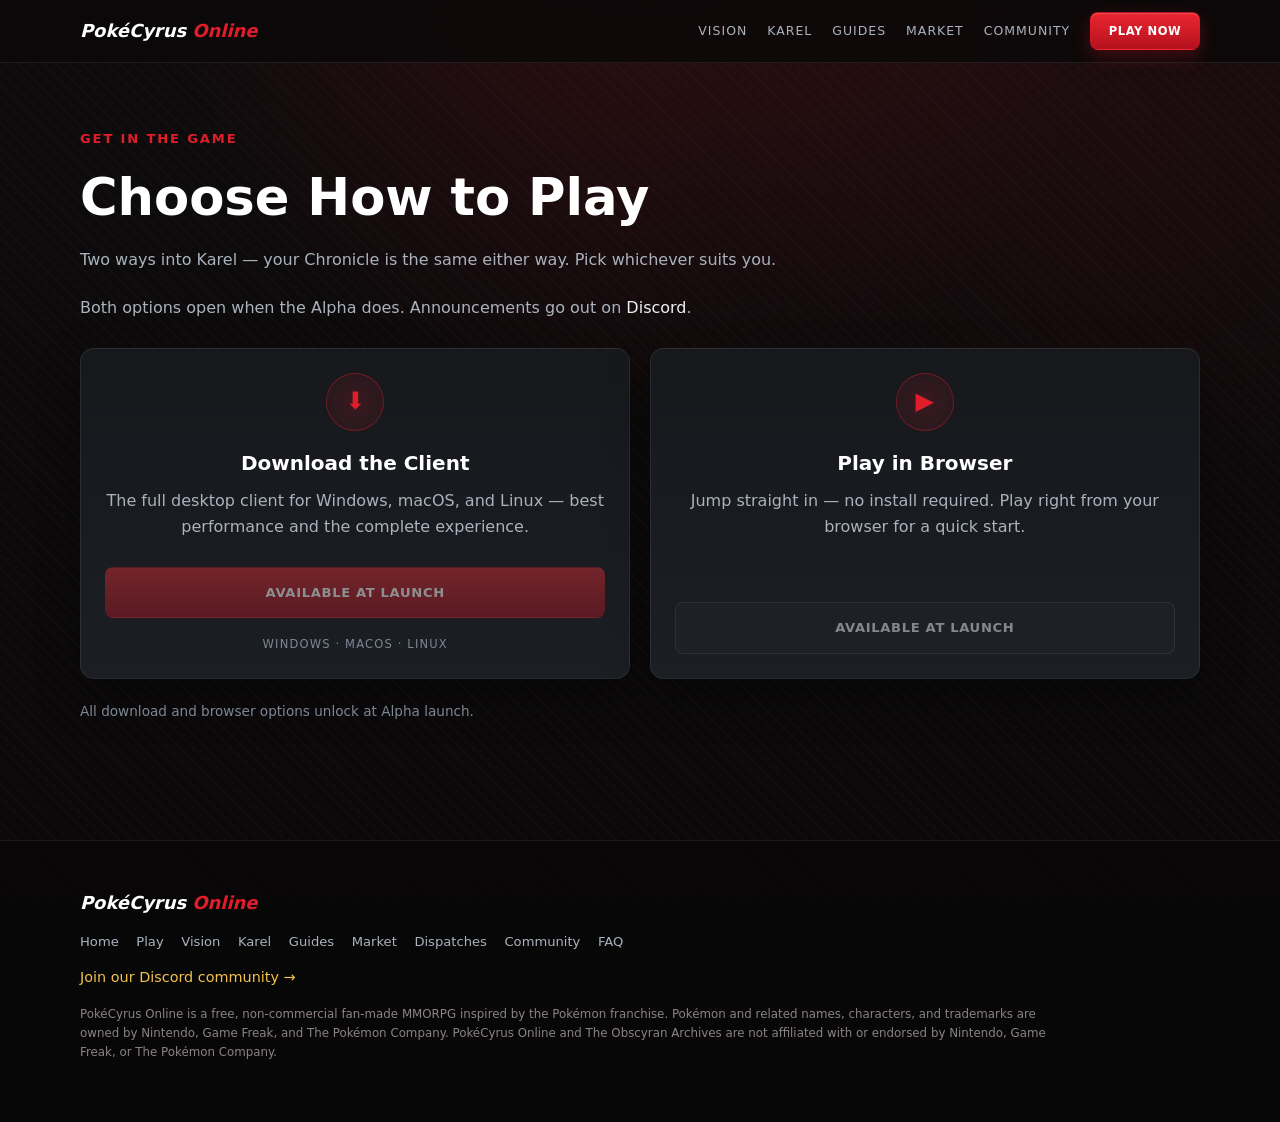
<file: play/index.html>
<!doctype html>
<html lang="en">
<head>
  <meta charset="utf-8" />
  <meta name="viewport" content="width=device-width, initial-scale=1" />
  <title>Play — PokéCyrus Online</title>
  <meta name="description" content="Choose how to play PokéCyrus Online — download the desktop client for Windows, macOS, or Linux, or play in your browser. Unlocks at Alpha launch." />
  <meta name="theme-color" content="#0c0a0b" />
  <link rel="canonical" href="https://theobscyranarchives.net/play" />
  <link rel="icon" href="data:image/svg+xml,%3Csvg xmlns='http://www.w3.org/2000/svg' viewBox='0 0 32 32'%3E%3Ccircle cx='16' cy='16' r='15' fill='%23e11d2a'/%3E%3Cpath d='M1 16a15 15 0 0 0 30 0z' fill='%23f2f3f5'/%3E%3Crect x='1' y='14.5' width='30' height='3' fill='%23111111'/%3E%3Ccircle cx='16' cy='16' r='4.6' fill='%23ffffff' stroke='%23111111' stroke-width='1.6'/%3E%3C/svg%3E" />
  <link rel="stylesheet" href="/assets/site.css" />
</head>
<body>
  <header class="page-head">
    <div class="wrap">
      <div class="eyebrow">Get in the Game</div>
      <h1 class="title">Choose How to Play</h1>
      <p class="lede">Two ways into Karel — your Chronicle is the same either way. Pick whichever suits you.</p>

      <p class="lede" style="margin-top:1.4rem;">Both options open when the Alpha does. Announcements go out on
        <a href="https://discord.com/invite/rmTHCNPzrq" target="_blank" rel="noopener">Discord</a>.</p>
    </div>
  </header>

  <main>
    <section class="section" style="padding-top:.5rem;">
      <div class="wrap">
        <div class="play-grid">
          <div class="card play-card">
            <div class="play-icon">⬇</div>
            <h3>Download the Client</h3>
            <p>The full desktop client for Windows, macOS, and Linux — best performance and the complete experience.</p>
            <div id="play-downloads" class="dl-list"></div>
          </div>
          <div class="card play-card">
            <div class="play-icon">▶</div>
            <h3>Play in Browser</h3>
            <p>Jump straight in — no install required. Play right from your browser for a quick start.</p>
            <div id="play-browser" class="dl-list"></div>
          </div>
        </div>
        <p class="section-note">All download and browser options unlock at Alpha launch.</p>
      </div>
    </section>
  </main>

  <script src="/assets/site.js"></script>
</body>
</html>
</file>
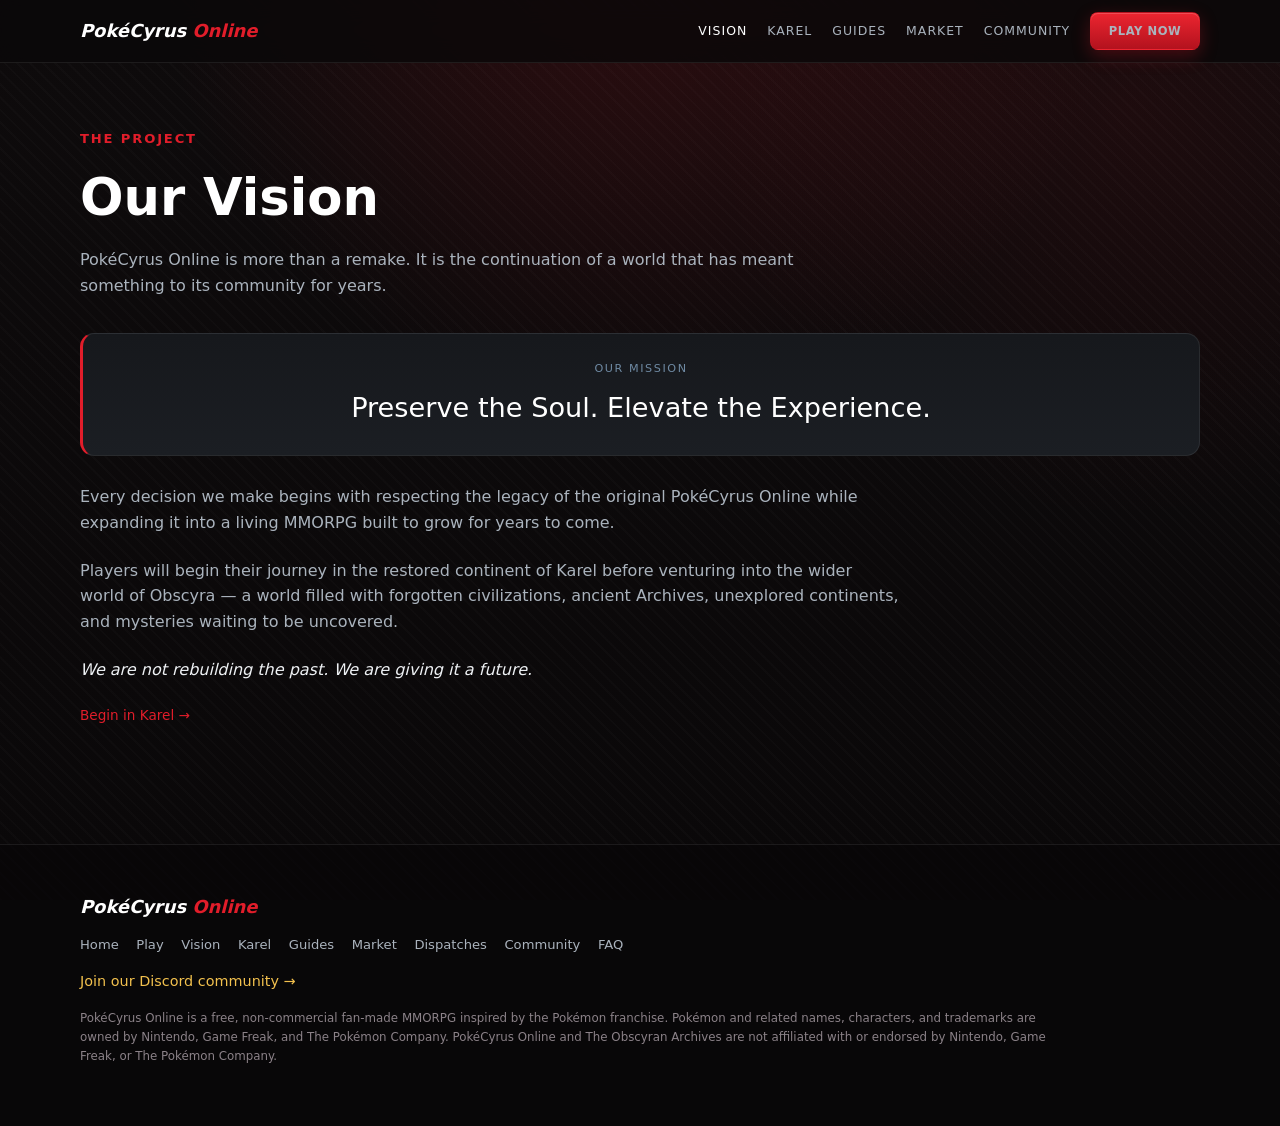
<file: vision/index.html>
<!doctype html>
<html lang="en">
<head>
  <meta charset="utf-8" />
  <meta name="viewport" content="width=device-width, initial-scale=1" />
  <title>Our Vision — PokéCyrus Online</title>
  <meta name="description" content="Our Vision for PokéCyrus Online — the continuation of a beloved world, rebuilt as a living MMORPG. Preserve the Soul. Elevate the Experience." />
  <meta name="theme-color" content="#0c0a0b" />
  <link rel="canonical" href="https://theobscyranarchives.net/vision" />
  <link rel="icon" href="data:image/svg+xml,%3Csvg xmlns='http://www.w3.org/2000/svg' viewBox='0 0 32 32'%3E%3Ccircle cx='16' cy='16' r='15' fill='%23e11d2a'/%3E%3Cpath d='M1 16a15 15 0 0 0 30 0z' fill='%23f2f3f5'/%3E%3Crect x='1' y='14.5' width='30' height='3' fill='%23111111'/%3E%3Ccircle cx='16' cy='16' r='4.6' fill='%23ffffff' stroke='%23111111' stroke-width='1.6'/%3E%3C/svg%3E" />
  <link rel="stylesheet" href="/assets/site.css" />
</head>
<body>
  <header class="page-head">
    <div class="wrap">
      <div class="eyebrow">The Project</div>
      <h1 class="title">Our Vision</h1>
      <p class="lede">PokéCyrus Online is more than a remake. It is the continuation of a world that has meant something to its community for years.</p>
    </div>
  </header>

  <main>
    <section class="section" style="padding-top:1rem;">
      <div class="wrap">
        <div class="mission">
          <div class="label" style="margin-bottom:.5rem;">Our Mission</div>
          <div class="big">Preserve the Soul. Elevate the Experience.</div>
        </div>

        <p class="section-intro">Every decision we make begins with respecting the legacy of the original PokéCyrus Online while expanding it into a living MMORPG built to grow for years to come.</p>
        <p class="section-intro">Players will begin their journey in the restored continent of Karel before venturing into the wider world of Obscyra — a world filled with forgotten civilizations, ancient Archives, unexplored continents, and mysteries waiting to be uncovered.</p>
        <p class="quote">We are not rebuilding the past. We are giving it a future.</p>

        <p class="section-note"><a href="/karel" style="color:var(--red);">Begin in Karel →</a></p>
      </div>
    </section>
  </main>

  <script src="/assets/site.js"></script>
</body>
</html>
</file>
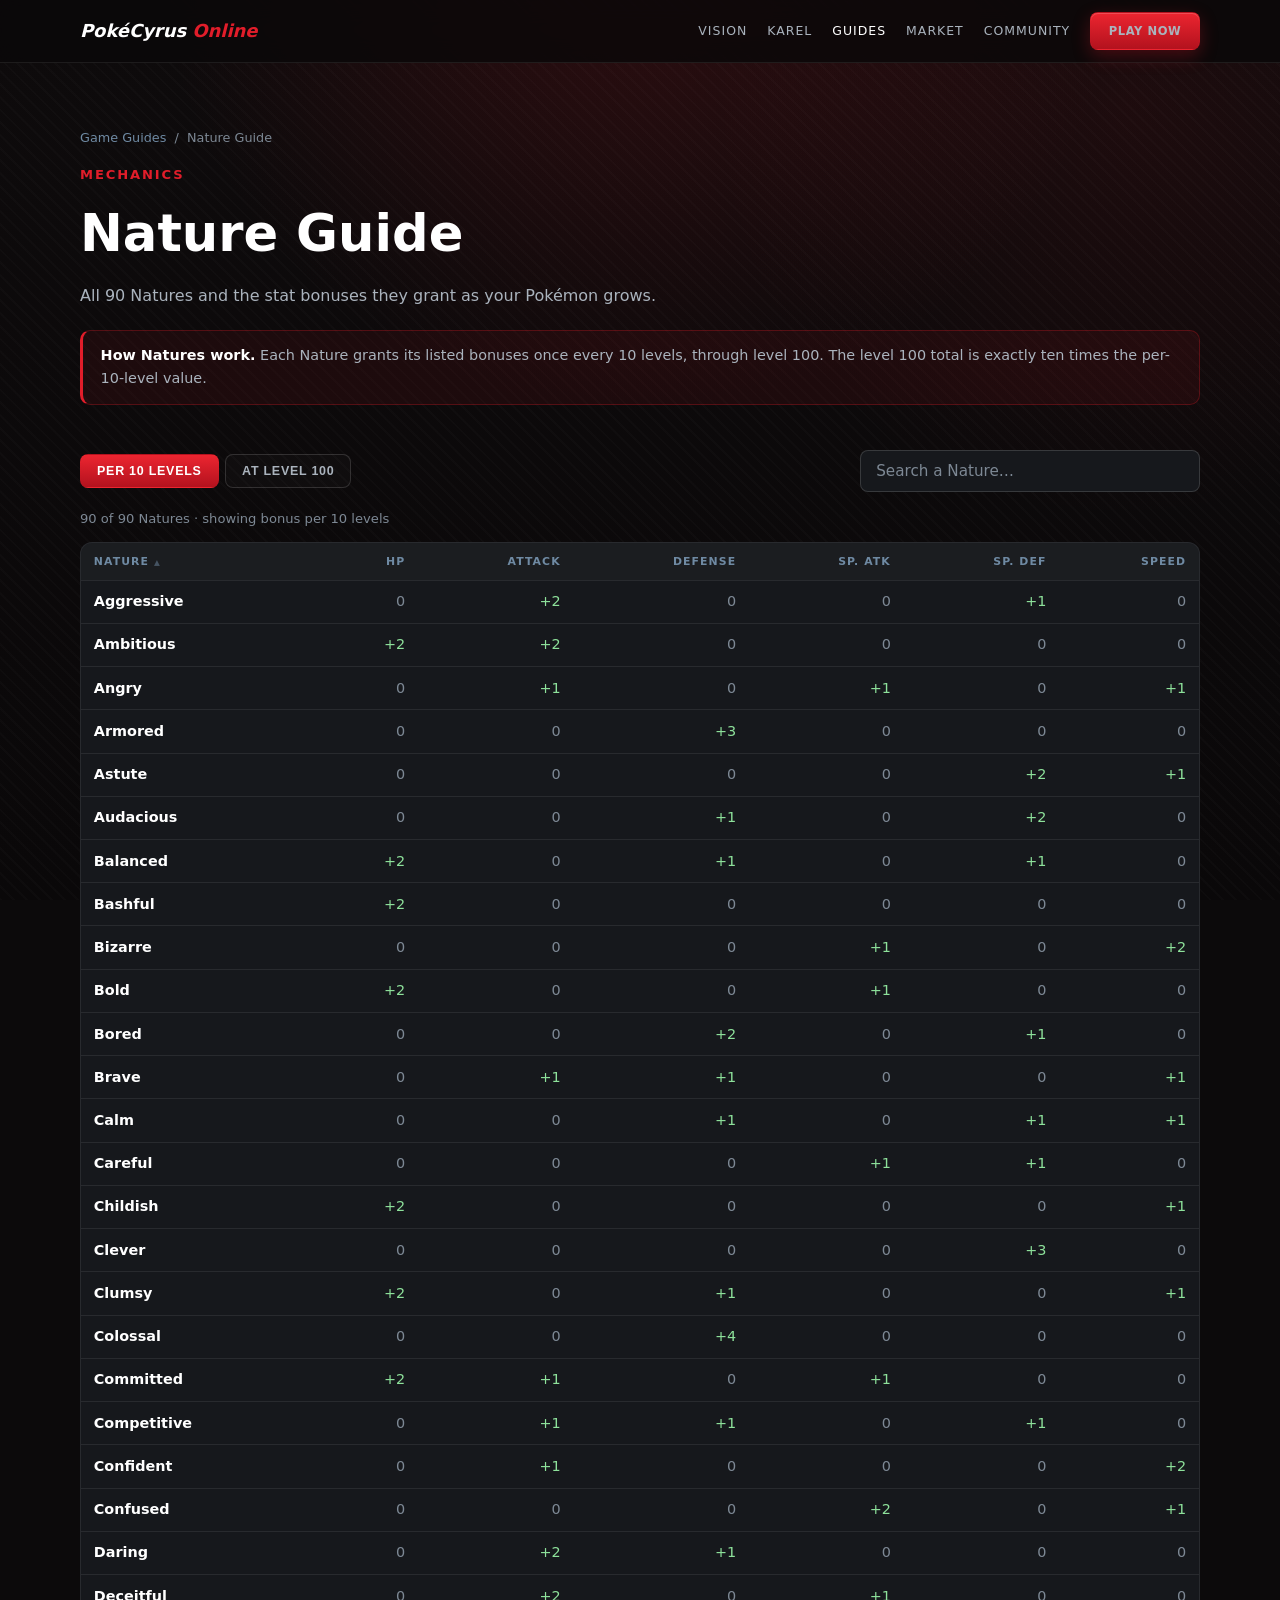
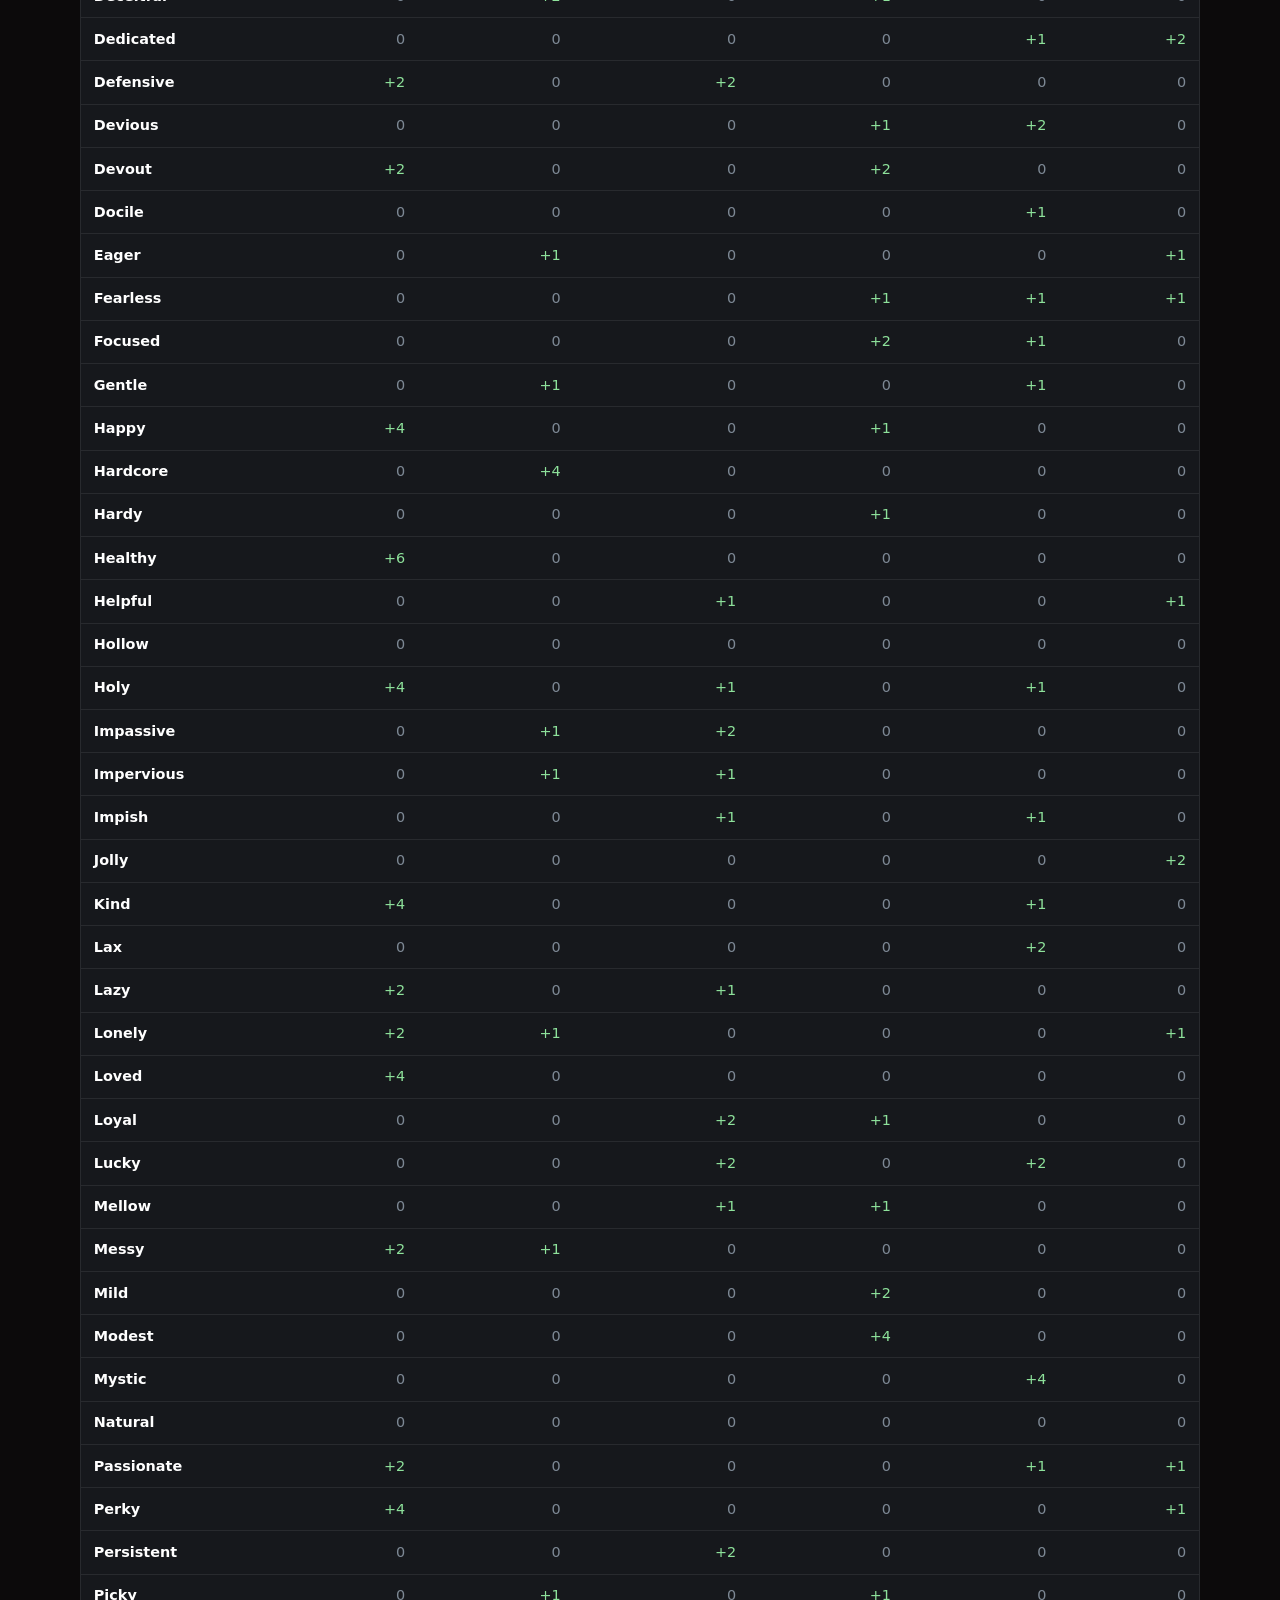
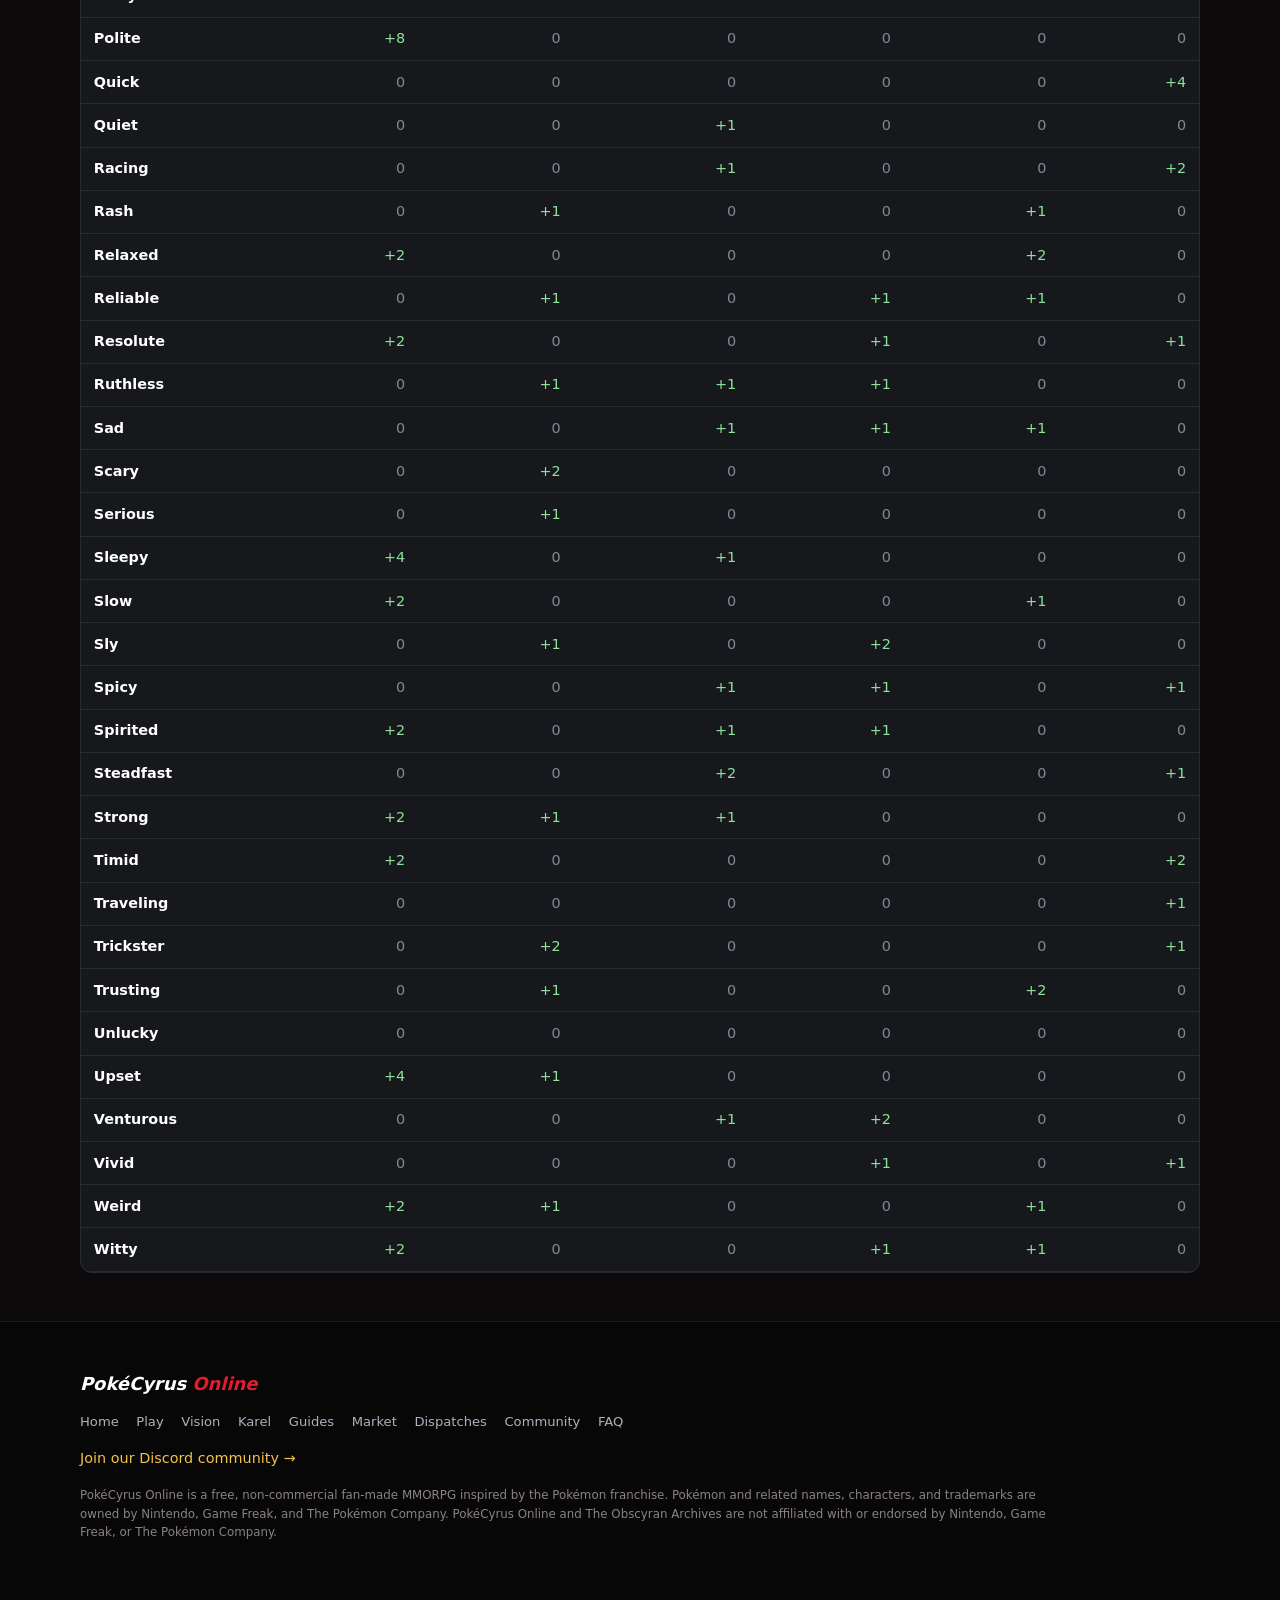
<file: guides/natures/index.html>
<!doctype html>
<html lang="en">
<head>
  <meta charset="utf-8" />
  <meta name="viewport" content="width=device-width, initial-scale=1" />
  <title>Nature Guide — PokéCyrus Online</title>
  <meta name="description" content="PokéCyrus Online Nature Guide — all 90 Natures and the stat bonuses they grant every 10 levels, with a level-100 total view." />
  <meta name="theme-color" content="#0c0a0b" />
  <link rel="canonical" href="https://theobscyranarchives.net/guides/natures" />
  <link rel="icon" href="data:image/svg+xml,%3Csvg xmlns='http://www.w3.org/2000/svg' viewBox='0 0 32 32'%3E%3Ccircle cx='16' cy='16' r='15' fill='%23e11d2a'/%3E%3Cpath d='M1 16a15 15 0 0 0 30 0z' fill='%23f2f3f5'/%3E%3Crect x='1' y='14.5' width='30' height='3' fill='%23111111'/%3E%3Ccircle cx='16' cy='16' r='4.6' fill='%23ffffff' stroke='%23111111' stroke-width='1.6'/%3E%3C/svg%3E" />
  <link rel="stylesheet" href="/assets/site.css" />
  <style>
    table.gtable th.sortable { cursor: pointer; user-select: none; }
    table.gtable th.sortable:hover { color: #fff; }
    table.gtable th .arrow { opacity: .5; font-size: .7em; }
    .pos { color: #8ee29b; }
  </style>
</head>
<body>
  <header class="page-head">
    <div class="wrap">
      <div class="crumb"><a href="/guides">Game Guides</a> &nbsp;/&nbsp; Nature Guide</div>
      <div class="eyebrow">Mechanics</div>
      <h1 class="title">Nature Guide</h1>
      <p class="lede" id="lede">All 90 Natures and the stat bonuses they grant as your Pokémon grows.</p>
      <div class="notice" id="rule"></div>
    </div>
  </header>

  <main>
    <div class="wrap">
      <div class="controls">
        <div class="tabs" id="viewtabs">
          <button class="tab active" data-view="perTenLevels">Per 10 Levels</button>
          <button class="tab" data-view="level100Total">At Level 100</button>
        </div>
        <input class="search" id="search" type="search" placeholder="Search a Nature…" aria-label="Search natures" />
      </div>
      <div class="meta-row" style="color:var(--dim); font-size:.82rem; margin-bottom:.8rem;" id="count"></div>
      <div class="tablewrap">
        <table class="gtable" id="tbl">
          <thead id="thead"></thead>
          <tbody id="tbody"></tbody>
        </table>
      </div>
      <div id="empty" style="display:none; text-align:center; color:var(--muted); padding:2.5rem;">No Nature matches your search.</div>
    </div>
  </main>


  <script>
    (function () {
      var FEED = "/assets/guides/pco-nature-guide.json";
      var stats = [];            // [{key,label}]
      var natures = [];
      var view = "perTenLevels"; // or "level100Total"
      var q = "";
      var sortKey = "name", sortDir = 1;

      var theadEl = document.getElementById("thead");
      var tbodyEl = document.getElementById("tbody");
      var countEl = document.getElementById("count");
      var emptyEl = document.getElementById("empty");
      var searchEl = document.getElementById("search");

      function esc(s){ return String(s).replace(/[&<>"']/g,function(c){return {"&":"&amp;","<":"&lt;",">":"&gt;",'"':"&quot;","'":"&#39;"}[c];}); }

      function header() {
        var arrow = function (k) { return sortKey === k ? (' <span class="arrow">' + (sortDir>0?'▲':'▼') + '</span>') : ''; };
        var h = '<tr><th class="sortable" data-k="name">Nature' + arrow("name") + '</th>';
        stats.forEach(function (s) {
          h += '<th class="sortable num" data-k="' + s.key + '" style="text-align:right;">' + esc(s.label) + arrow(s.key) + '</th>';
        });
        theadEl.innerHTML = h + '</tr>';
      }

      function render() {
        var rows = natures.filter(function (n) { return !q || n.name.toLowerCase().indexOf(q) !== -1; });
        rows.sort(function (a, b) {
          if (sortKey === "name") { return a.name < b.name ? -sortDir : a.name > b.name ? sortDir : 0; }
          return ((a[view][sortKey]||0) - (b[view][sortKey]||0)) * sortDir;
        });
        tbodyEl.innerHTML = rows.map(function (n) {
          var cells = stats.map(function (s) {
            var v = n[view][s.key] || 0;
            var cls = v === 0 ? "num zero" : "num pos";
            return '<td class="' + cls + '">' + (v === 0 ? "0" : "+" + v) + '</td>';
          }).join("");
          return '<tr><td class="name">' + esc(n.name) + '</td>' + cells + '</tr>';
        }).join("");
        emptyEl.style.display = rows.length ? "none" : "block";
        countEl.textContent = rows.length + " of " + natures.length + " Natures · showing " +
          (view === "perTenLevels" ? "bonus per 10 levels" : "level-100 total");
        header();
      }

      theadEl.addEventListener("click", function (e) {
        var th = e.target.closest("th.sortable"); if (!th) { return; }
        var k = th.getAttribute("data-k");
        if (sortKey === k) { sortDir = -sortDir; } else { sortKey = k; sortDir = k === "name" ? 1 : -1; }
        render();
      });
      document.getElementById("viewtabs").addEventListener("click", function (e) {
        var b = e.target.closest(".tab"); if (!b) { return; }
        [].forEach.call(this.querySelectorAll(".tab"), function (t){ t.classList.remove("active"); });
        b.classList.add("active"); view = b.getAttribute("data-view"); render();
      });
      searchEl.addEventListener("input", function () { q = searchEl.value.toLowerCase().trim(); render(); });

      fetch(FEED, { cache: "no-store" })
        .then(function (r) { if (!r.ok) { throw new Error(r.status); } return r.json(); })
        .then(function (d) {
          stats = d.stats || [];
          natures = d.natures || [];
          var m = d.mechanics || {};
          document.getElementById("rule").innerHTML =
            "<strong>How Natures work.</strong> " + esc(m.rule || "") +
            (m.level100Rule ? " " + esc(m.level100Rule) : "");
          render();
        })
        .catch(function () {
          countEl.textContent = "";
          emptyEl.textContent = "Couldn't load the Nature Guide right now. Please try again shortly.";
          emptyEl.style.display = "block";
        });
    })();
  </script>
  <script src="/assets/site.js"></script>
</body>
</html>
</file>
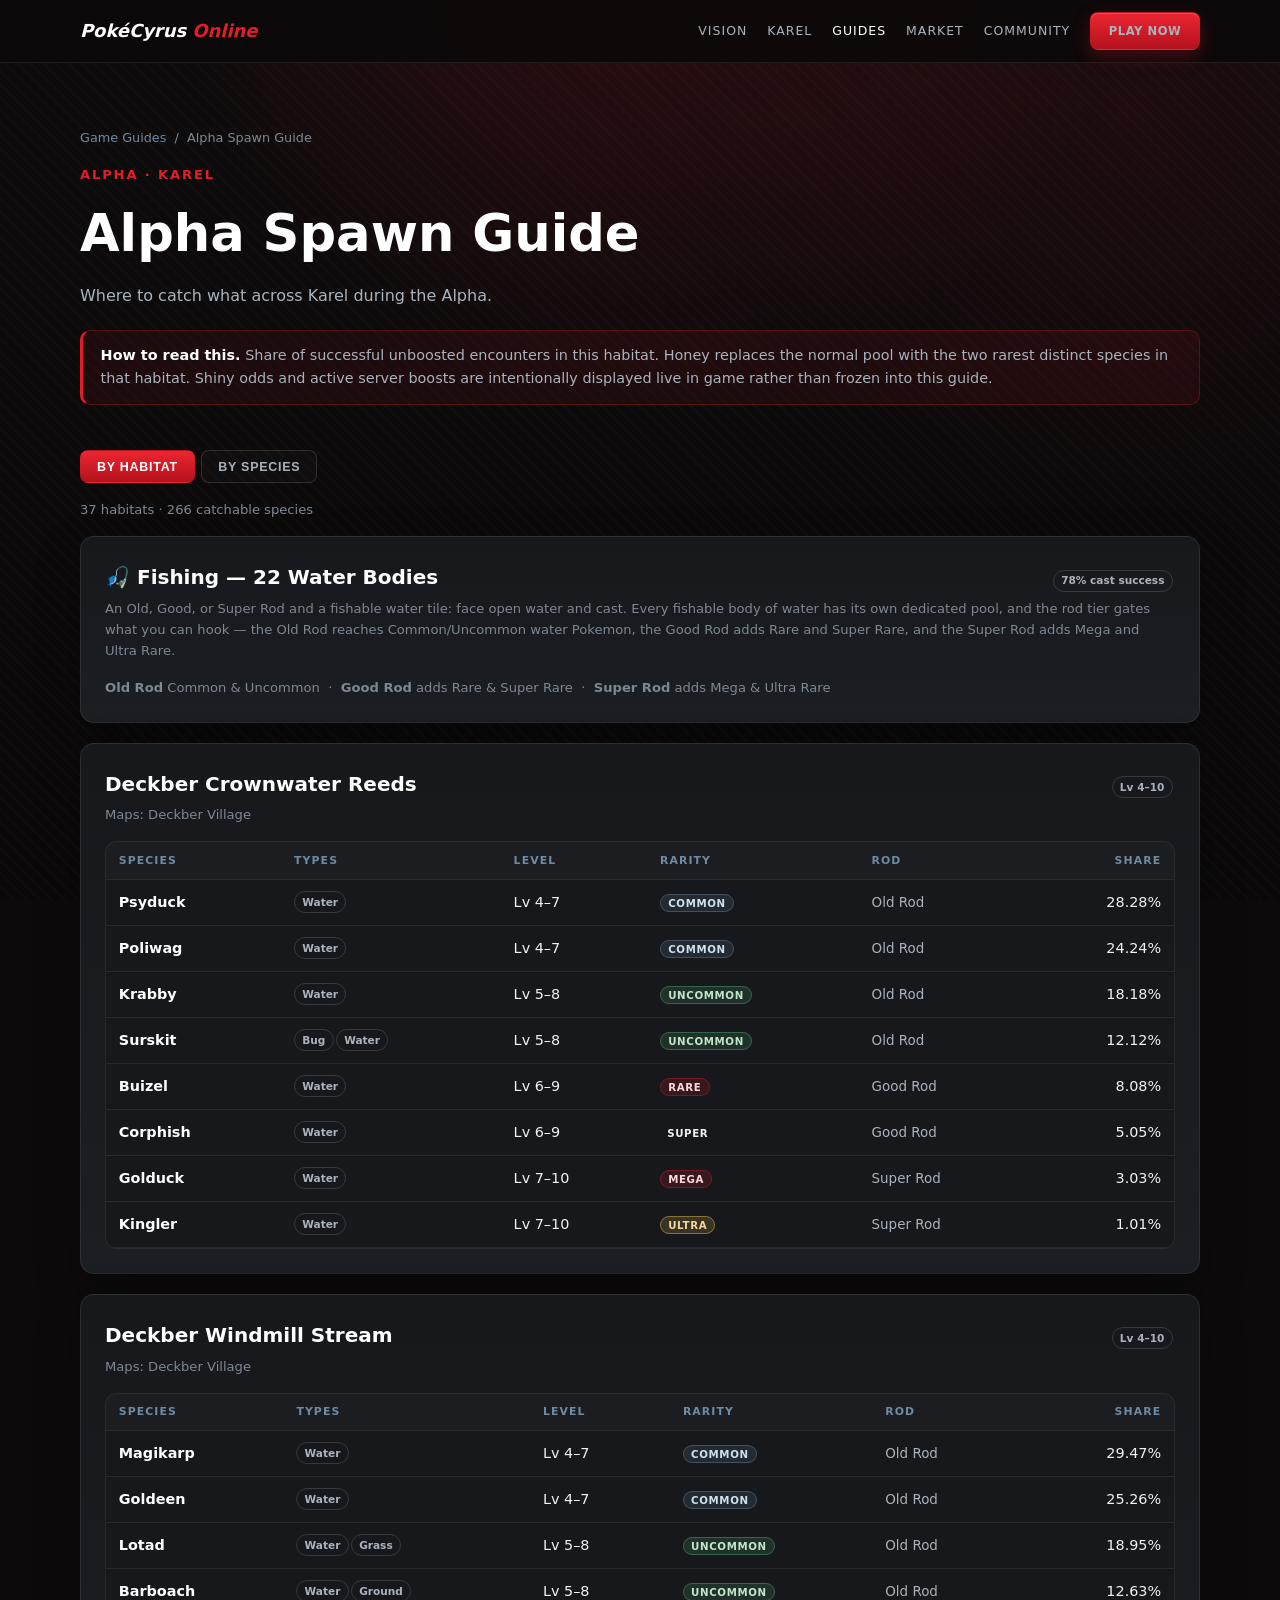
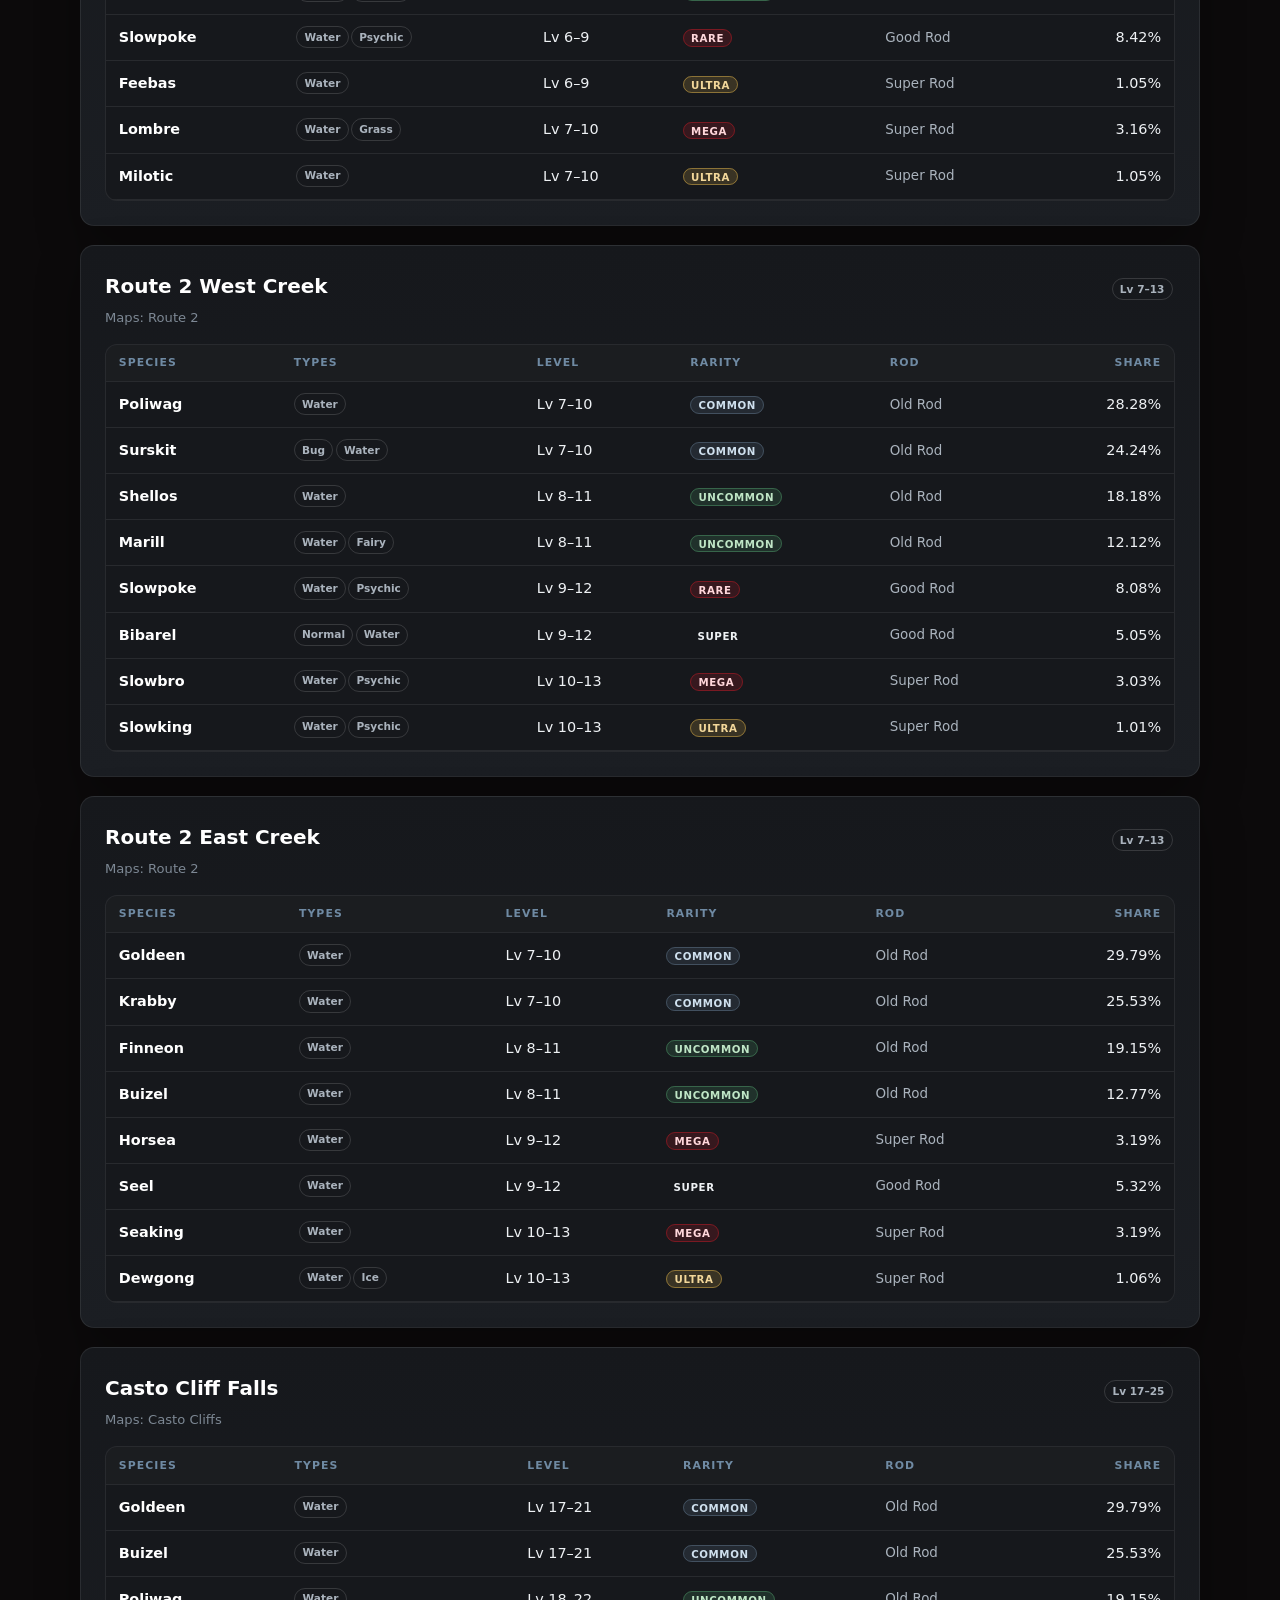
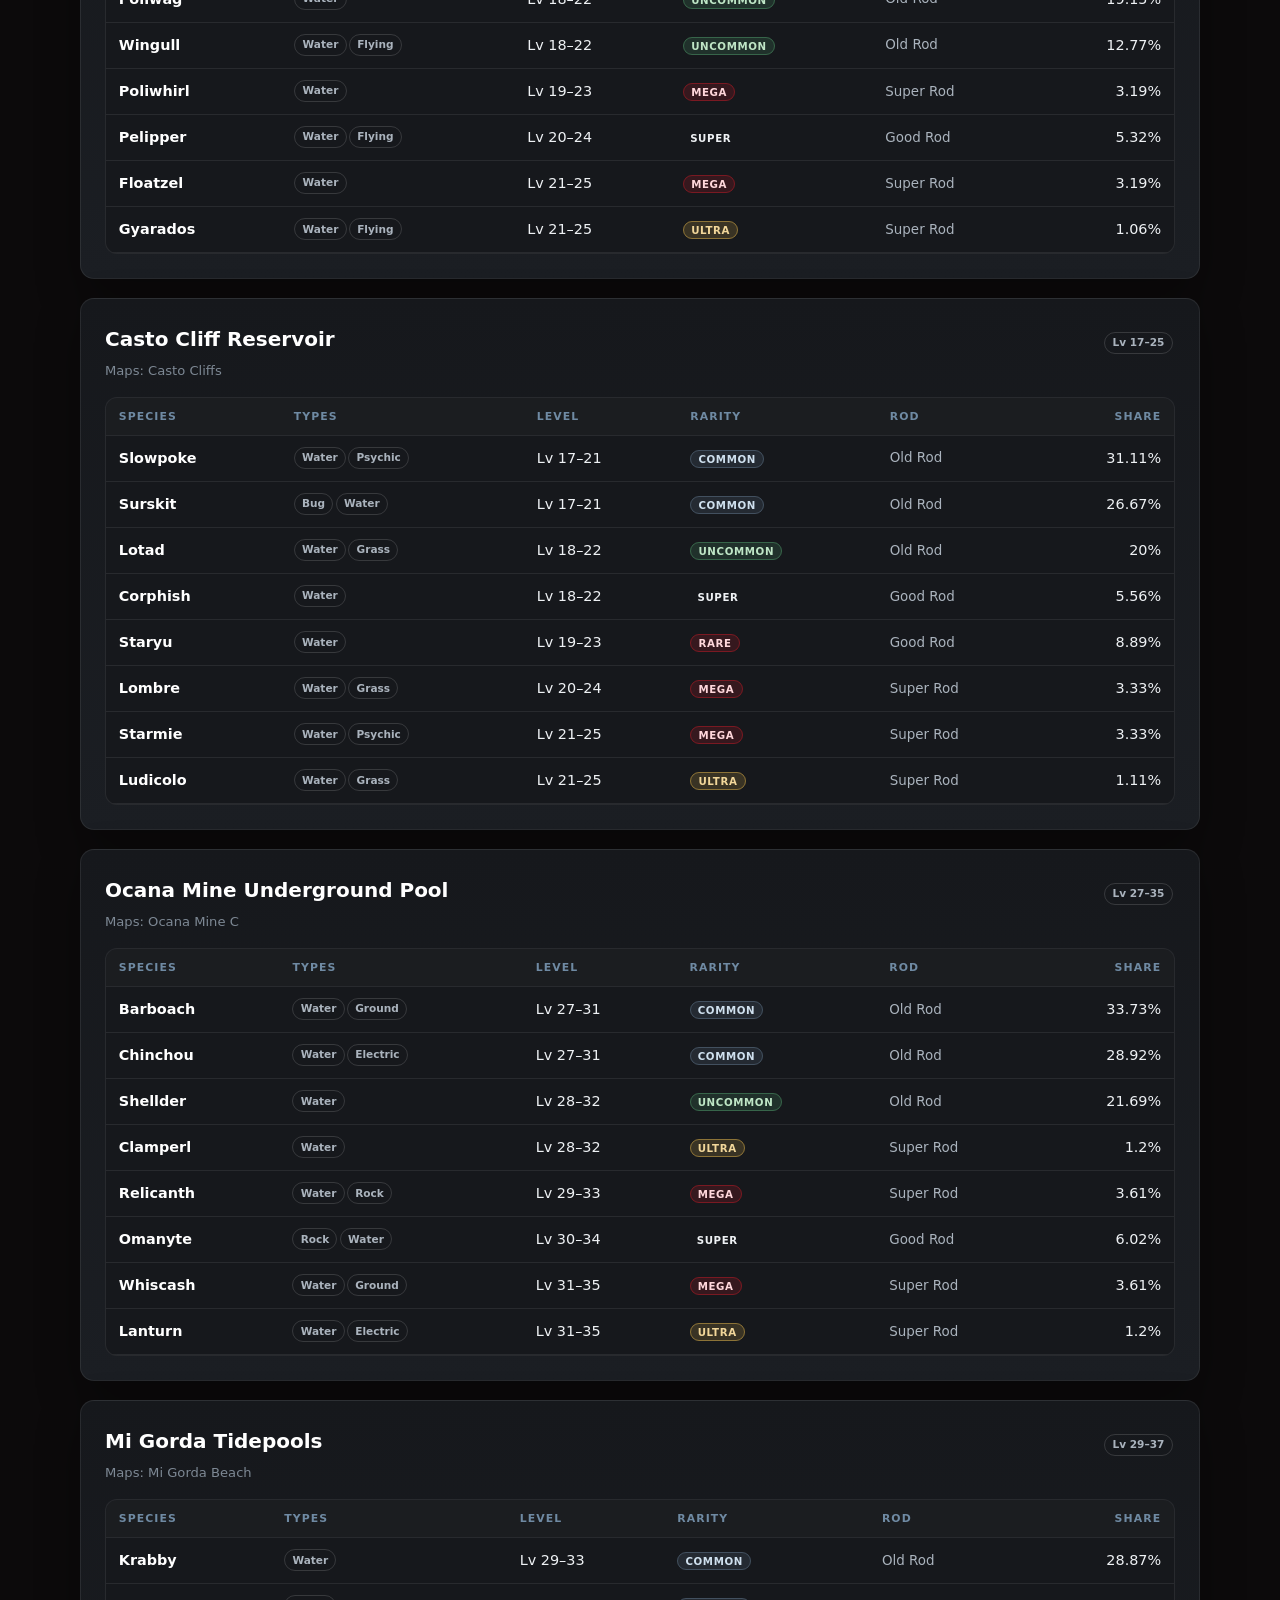
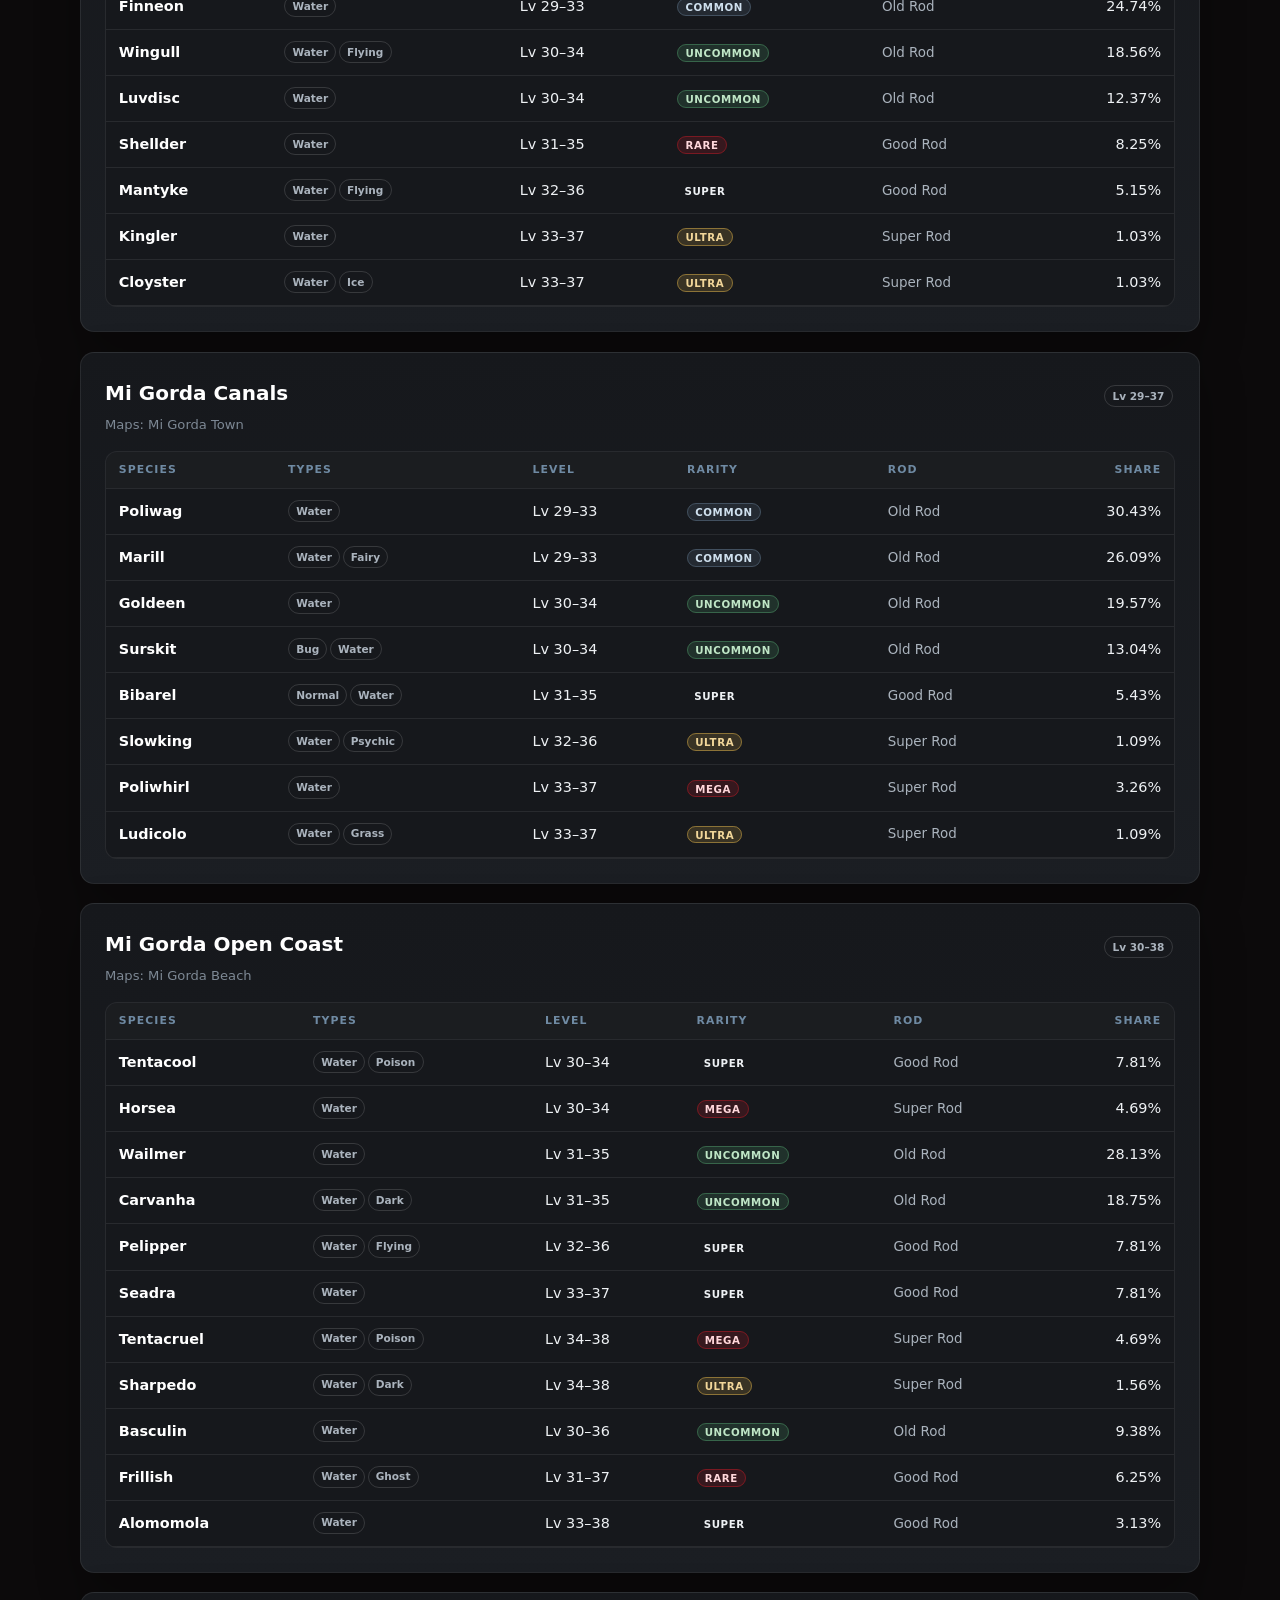
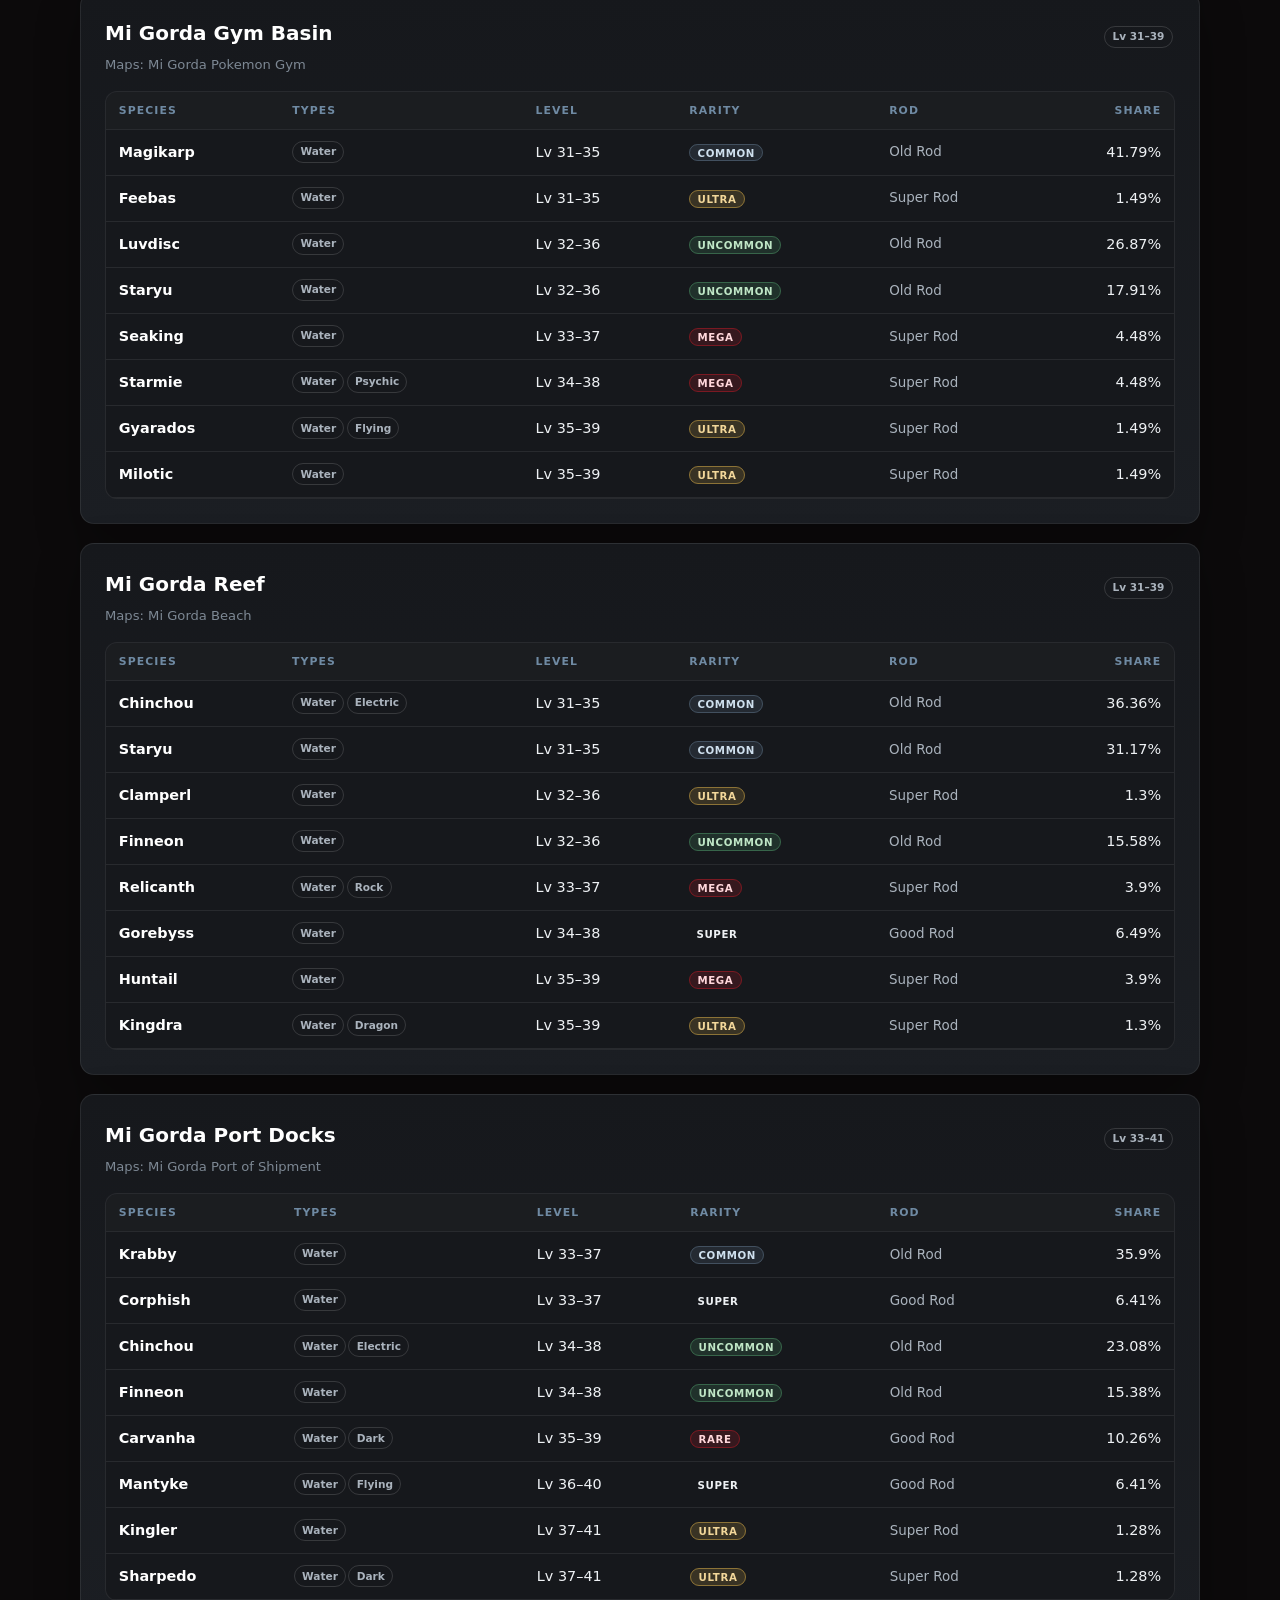
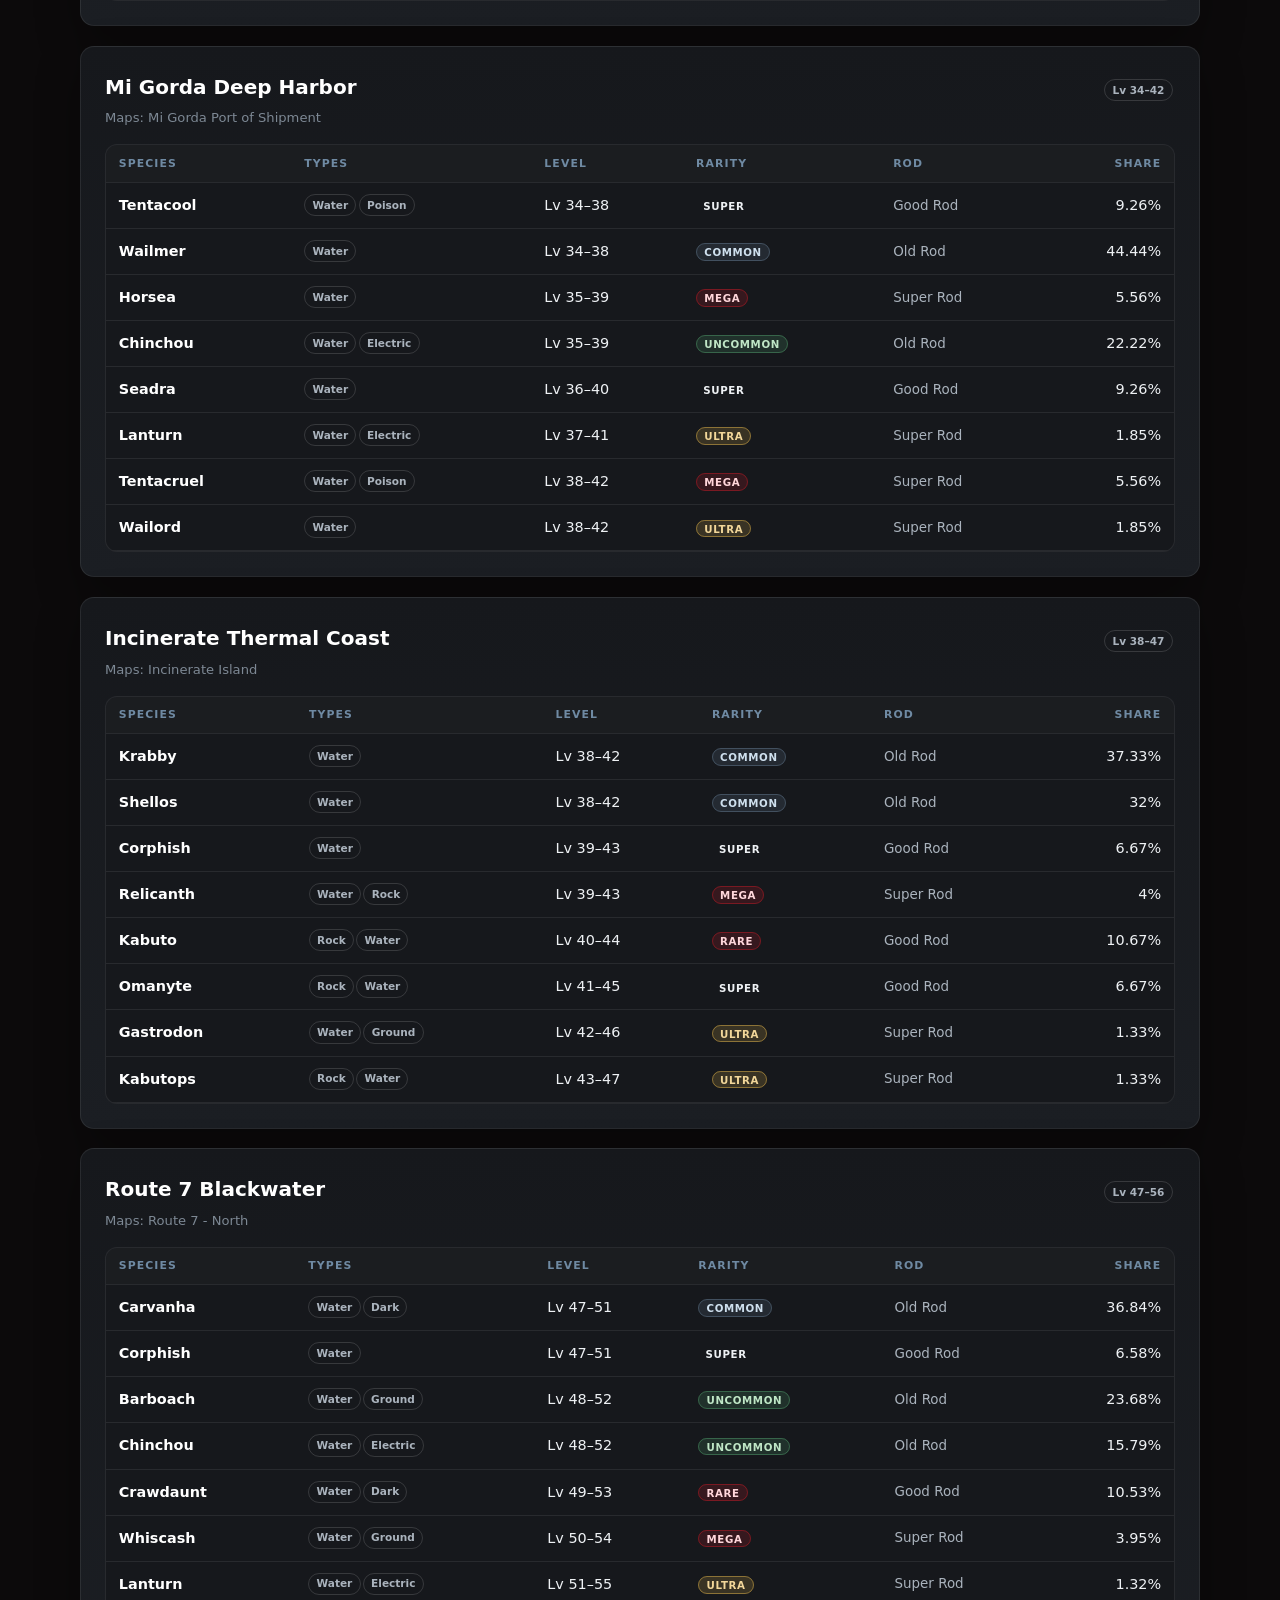
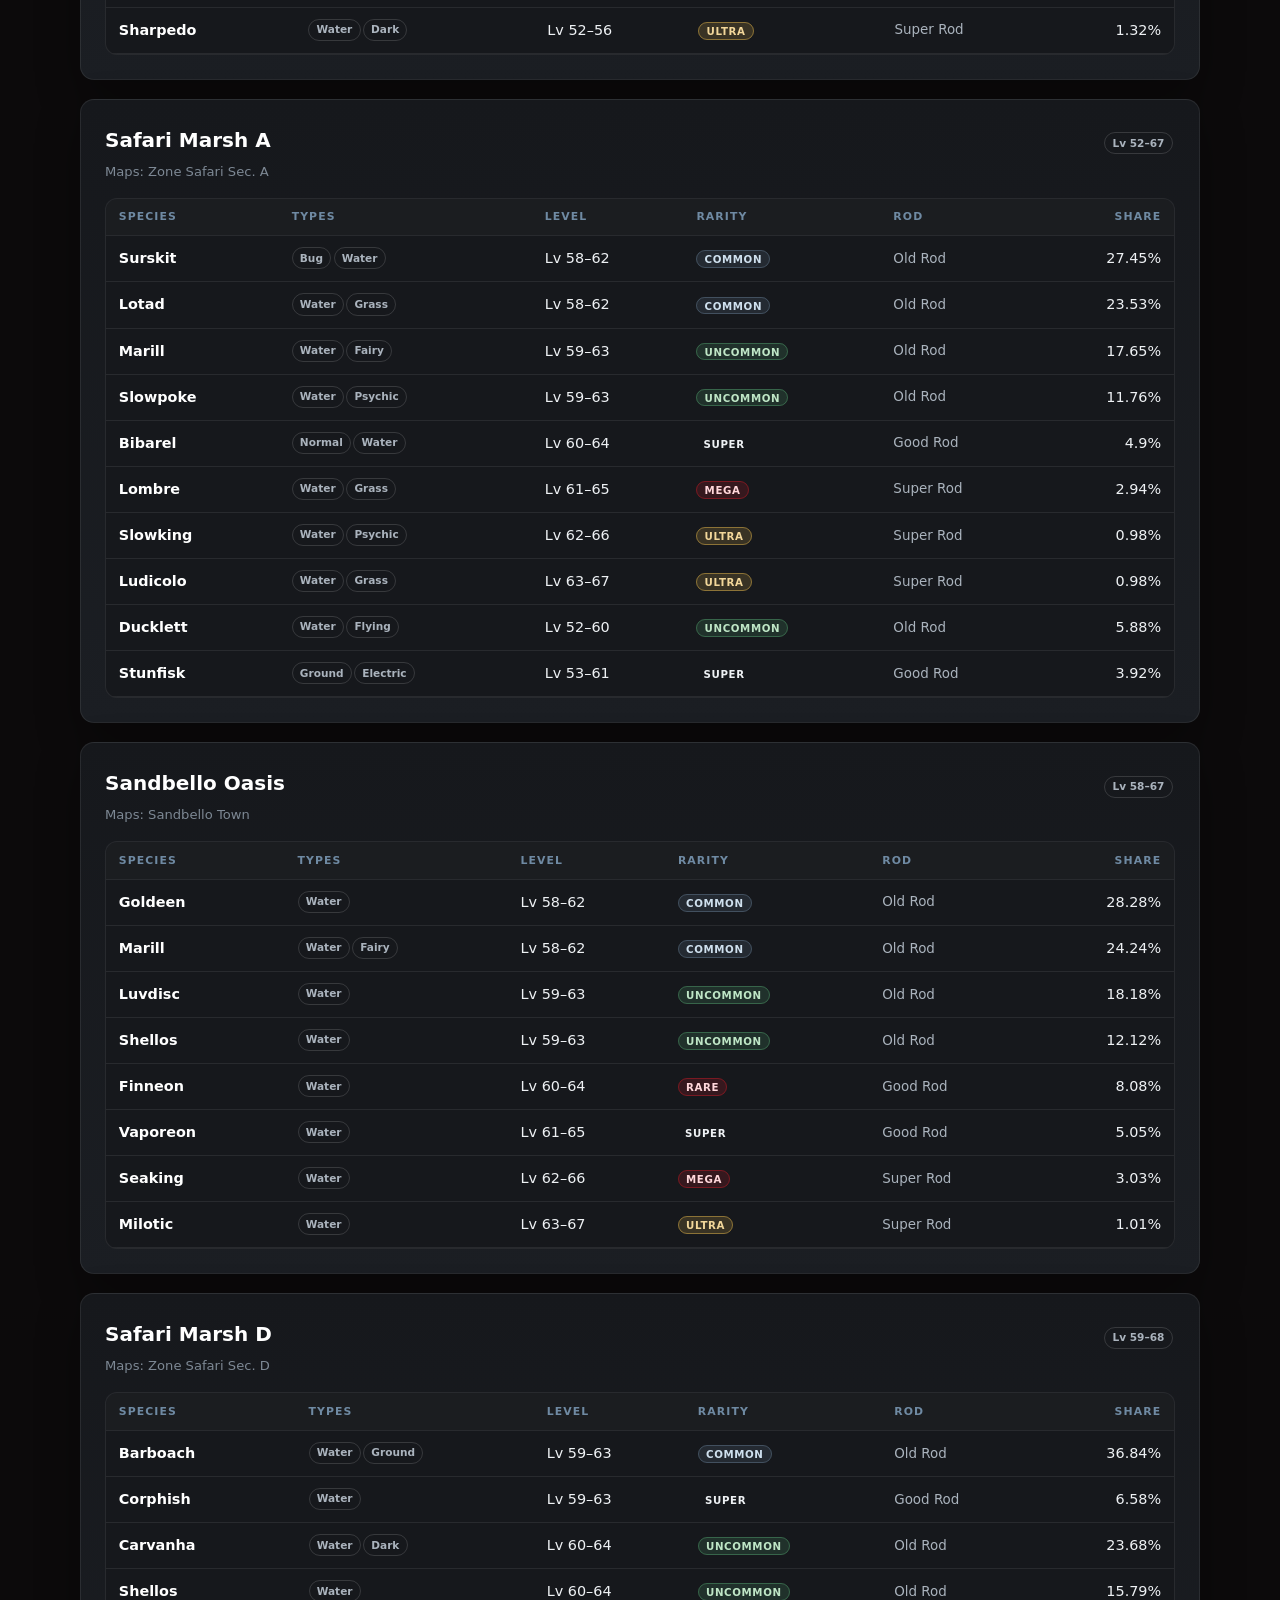
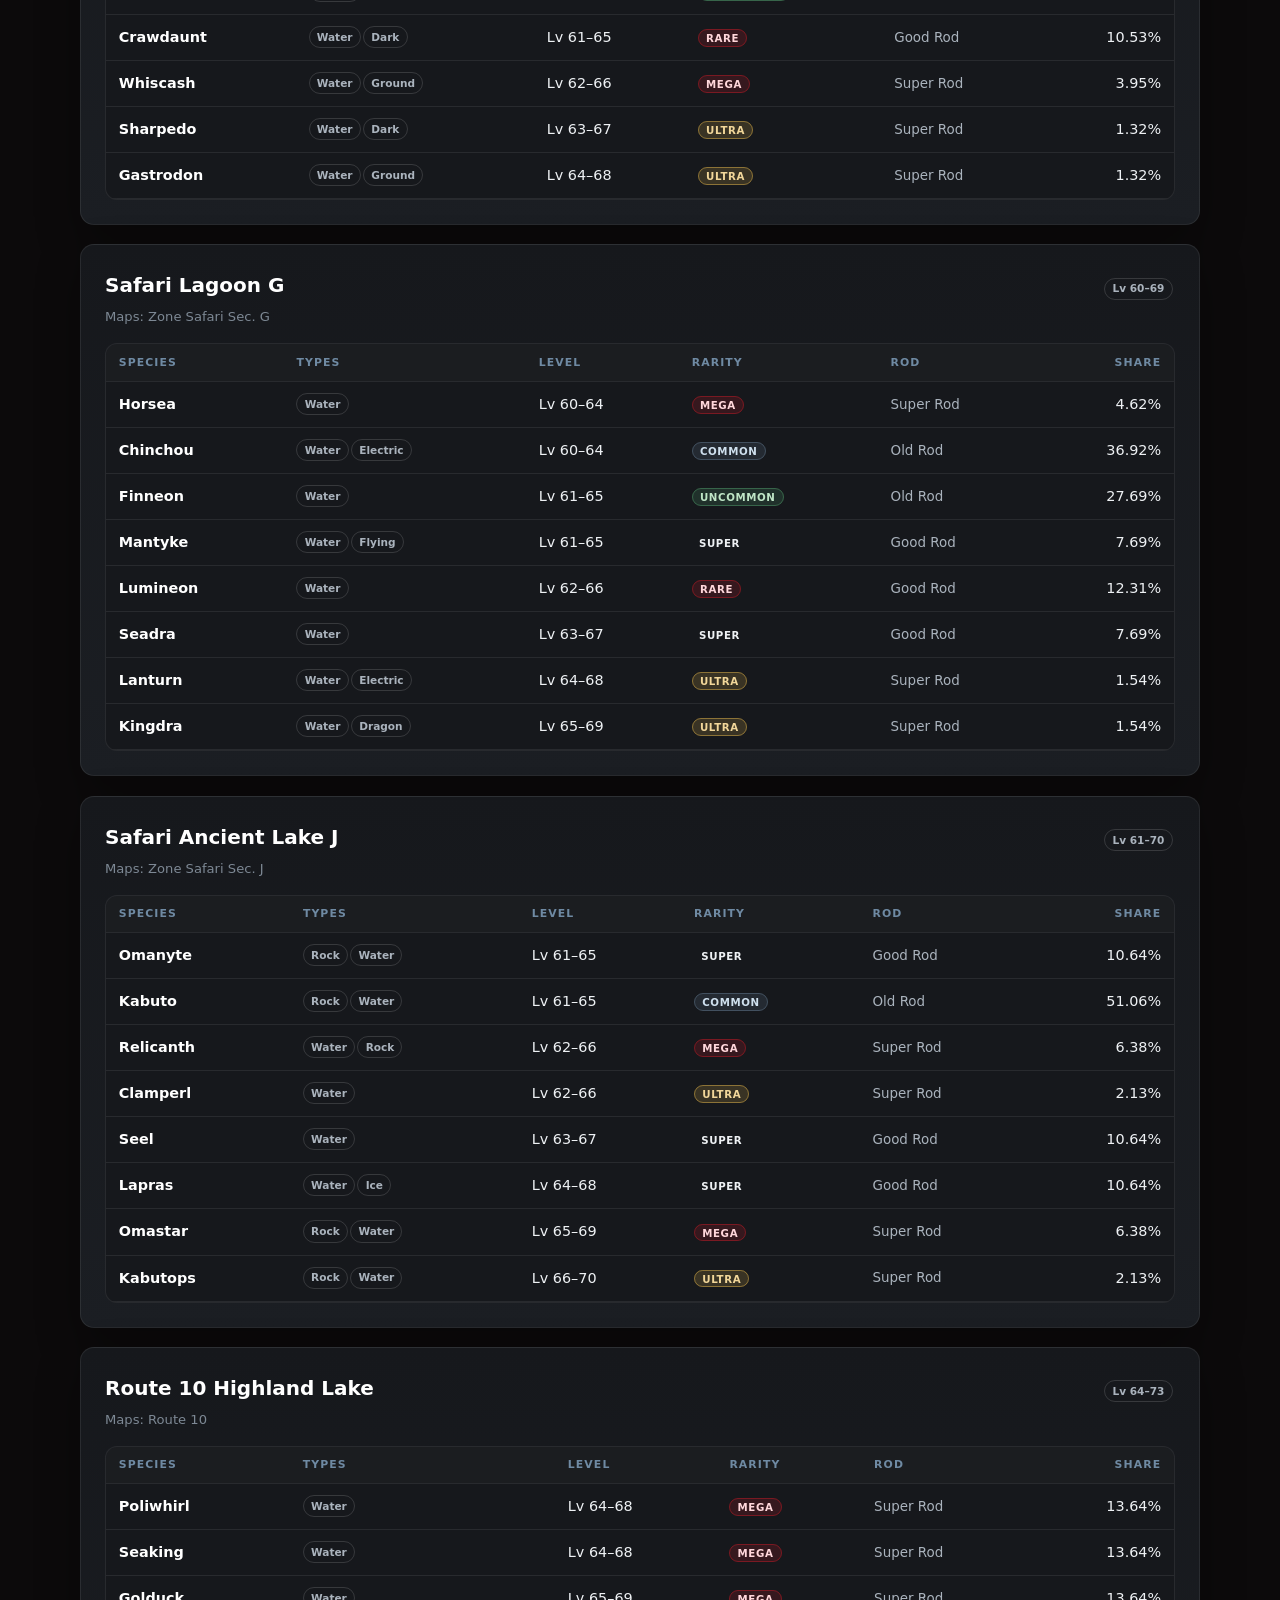
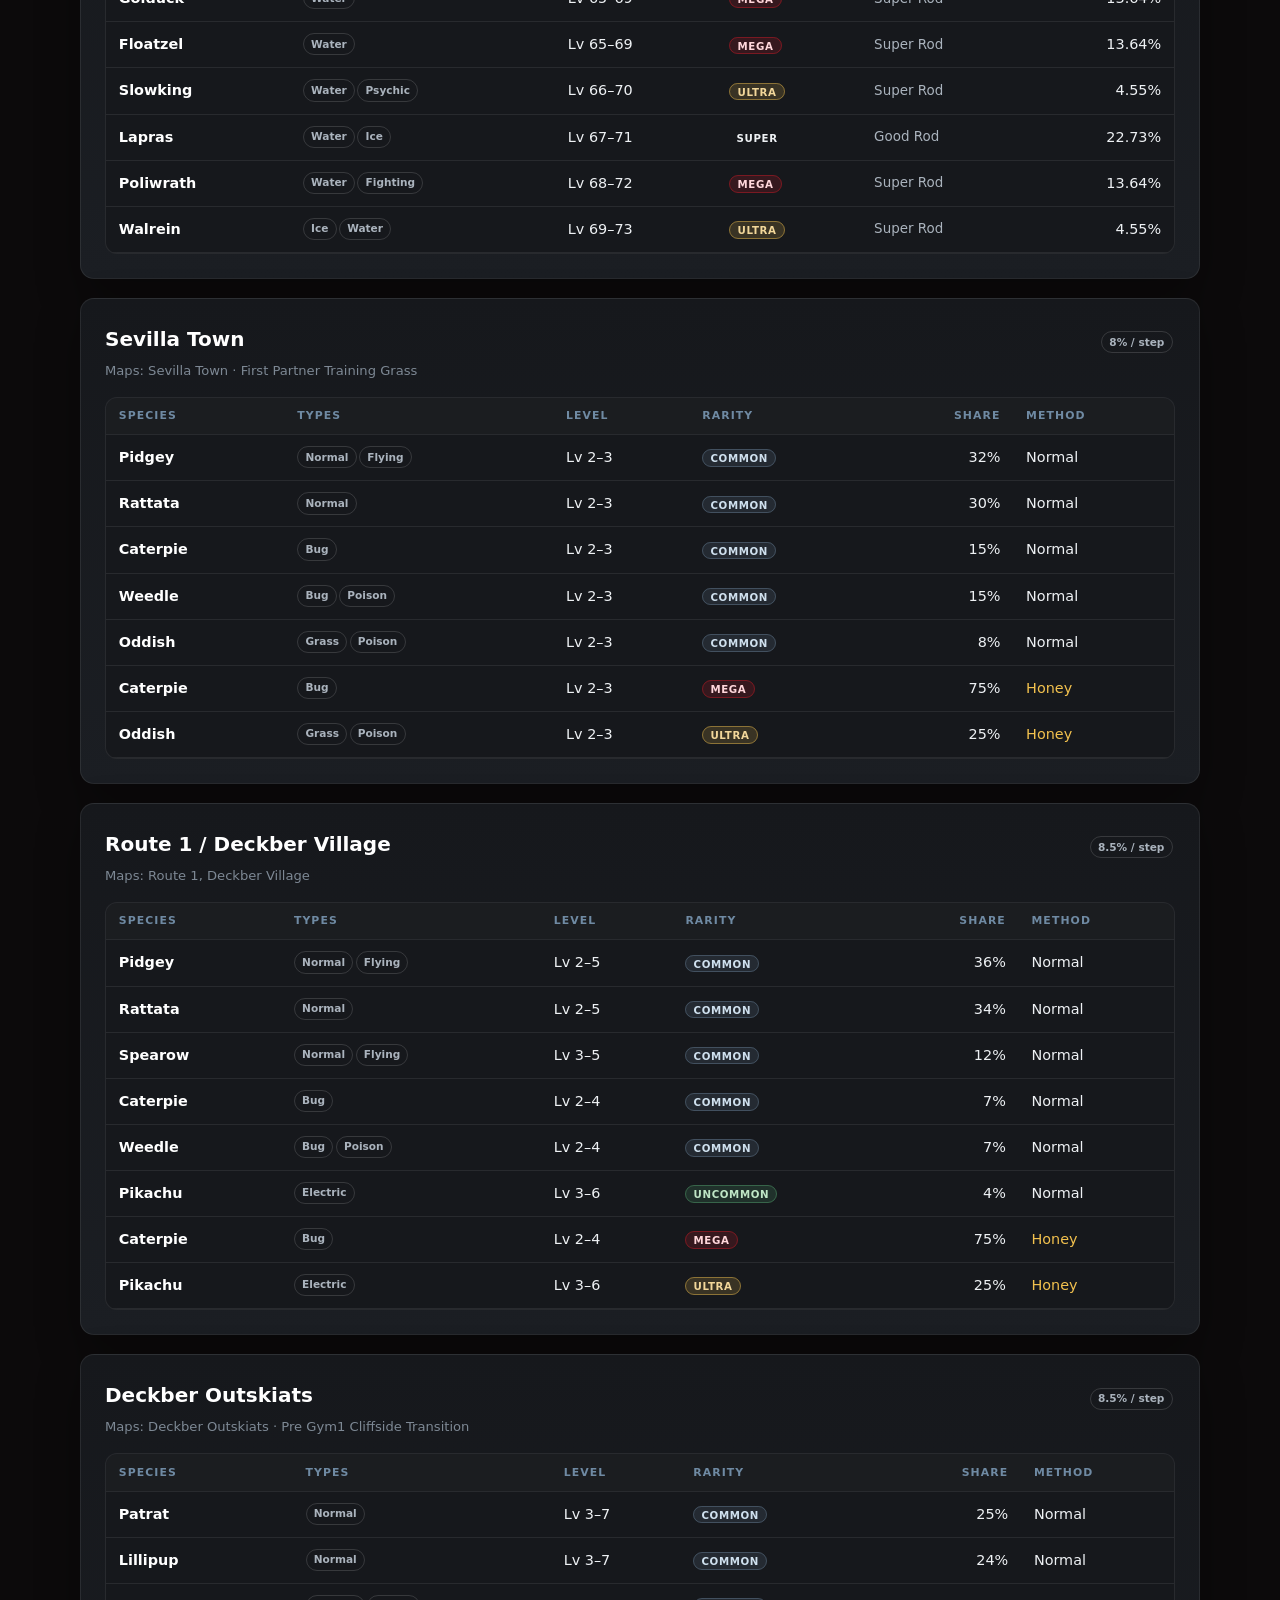
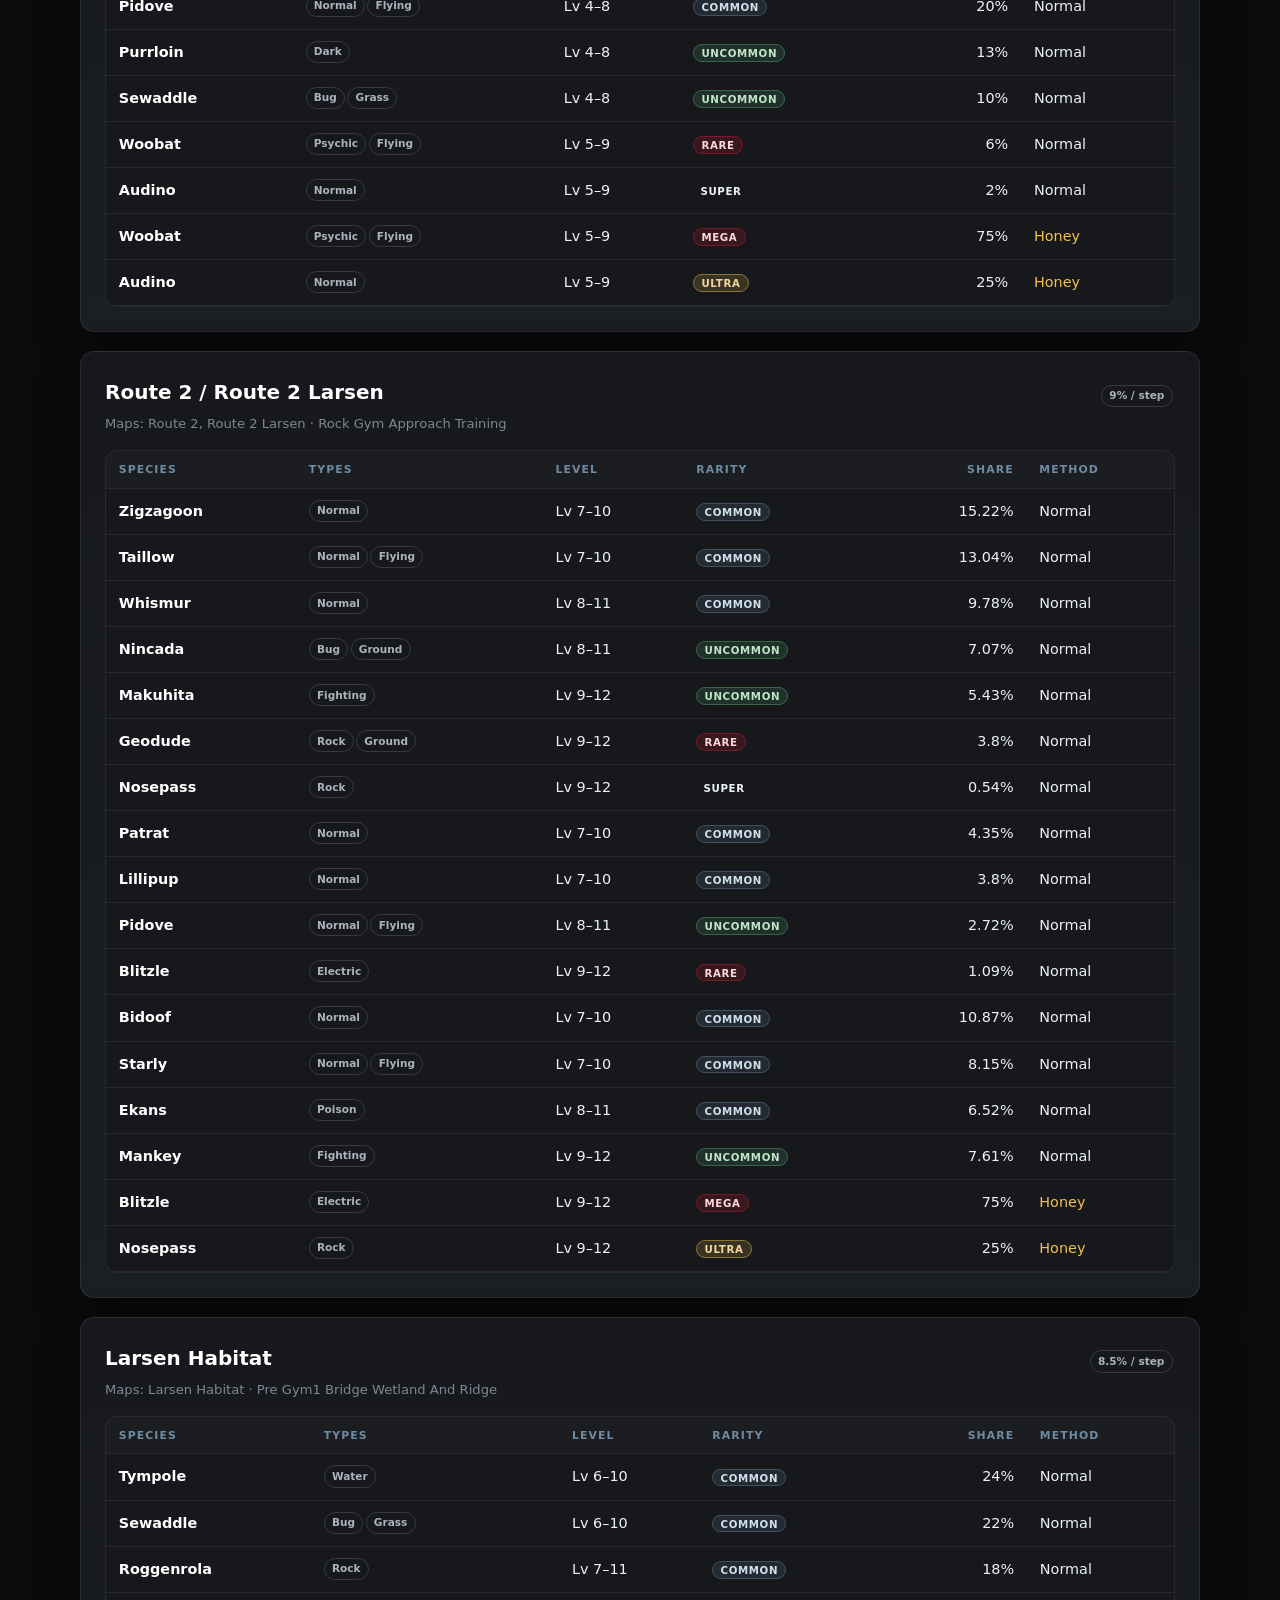
<file: guides/spawns/index.html>
<!doctype html>
<html lang="en">
<head>
  <meta charset="utf-8" />
  <meta name="viewport" content="width=device-width, initial-scale=1" />
  <title>Alpha Spawn Guide — PokéCyrus Online</title>
  <meta name="description" content="PokéCyrus Online Alpha Spawn Guide — where to catch every Pokémon across Karel: 127 species over 16 land habitats and 14 fishing water bodies, with encounter rates, level ranges, Honey spawns, and per-area Fishing pools." />
  <meta name="theme-color" content="#0c0a0b" />
  <link rel="canonical" href="https://theobscyranarchives.net/guides/spawns" />
  <link rel="icon" href="data:image/svg+xml,%3Csvg xmlns='http://www.w3.org/2000/svg' viewBox='0 0 32 32'%3E%3Ccircle cx='16' cy='16' r='15' fill='%23e11d2a'/%3E%3Cpath d='M1 16a15 15 0 0 0 30 0z' fill='%23f2f3f5'/%3E%3Crect x='1' y='14.5' width='30' height='3' fill='%23111111'/%3E%3Ccircle cx='16' cy='16' r='4.6' fill='%23ffffff' stroke='%23111111' stroke-width='1.6'/%3E%3C/svg%3E" />
  <link rel="stylesheet" href="/assets/site.css" />
  <style>
    .habitat { margin-bottom: 1.2rem; }
    .hab-top { display: flex; justify-content: space-between; align-items: baseline; gap: 1rem; flex-wrap: wrap; }
    .hab-top h3 { margin: 0; }
    .hab-meta { color: var(--dim); font-size: .82rem; margin: .25rem 0 1rem; }
    .hab-meta .hub { color: var(--gold); }
    td.loc { white-space: normal; min-width: 260px; }
    td.loc .l { display: block; color: var(--muted); font-size: .84rem; }
    td.loc .l b { color: var(--text); font-weight: 600; }
    .method-honey { color: var(--gold); }
    .method-fishing { color: #57b6e6; }
    td.rod { color: var(--muted); font-size: .84rem; white-space: nowrap; }
    .fishpool h4 { margin: 1.1rem 0 .35rem; font-size: .95rem; }
    .fishpool .appliesto { color: var(--dim); font-weight: 400; font-size: .82rem; margin: .1rem 0 .5rem; }
    .fishpool ul { margin: .3rem 0 0; padding-left: 1.1rem; color: var(--muted); font-size: .9rem; }
    .fishpool ul li { margin-bottom: .5rem; }
    .fishpool ul .note { color: var(--dim); font-size: .82rem; }
  </style>
</head>
<body>
  <header class="page-head">
    <div class="wrap">
      <div class="crumb"><a href="/guides">Game Guides</a> &nbsp;/&nbsp; Alpha Spawn Guide</div>
      <div class="eyebrow">Alpha · Karel</div>
      <h1 class="title">Alpha Spawn Guide</h1>
      <p class="lede" id="lede">Where to catch what across Karel during the Alpha.</p>
      <div class="notice" id="rules"></div>
    </div>
  </header>

  <main>
    <div class="wrap">
      <div class="controls">
        <div class="tabs" id="viewtabs">
          <button class="tab active" data-view="habitat">By Habitat</button>
          <button class="tab" data-view="species">By Species</button>
        </div>
        <input class="search" id="search" type="search" placeholder="Search a species…" aria-label="Search species" style="display:none;" />
      </div>
      <div class="meta-row" style="color:var(--dim); font-size:.82rem; margin-bottom:1rem;" id="count"></div>

      <div id="fishing-view"></div>
      <div id="habitat-view"></div>
      <div id="species-view" style="display:none;"></div>
      <div id="empty" style="display:none; text-align:center; color:var(--muted); padding:2.5rem;"></div>
    </div>
  </main>


  <script>
    (function () {
      var FEED = "/assets/guides/alpha-spawn-guide.json";
      var habitats = [], species = [], fishing = null, view = "habitat", q = "";

      var fishEl = document.getElementById("fishing-view");
      var habEl = document.getElementById("habitat-view");
      var spEl = document.getElementById("species-view");
      var countEl = document.getElementById("count");
      var emptyEl = document.getElementById("empty");
      var searchEl = document.getElementById("search");

      function esc(s){ return String(s == null ? "" : s).replace(/[&<>"']/g,function(c){return {"&":"&amp;","<":"&lt;",">":"&gt;",'"':"&quot;","'":"&#39;"}[c];}); }
      function titleCase(s){ return String(s||"").replace(/_/g," ").replace(/\b\w/g,function(c){return c.toUpperCase();}); }
      function lv(a, b){ return a === b ? ("Lv " + a) : ("Lv " + a + "–" + b); }
      function types(arr){ return (arr||[]).map(function(t){ return '<span class="chip">' + esc(t) + '</span>'; }).join(""); }
      function rarity(r){ return '<span class="rt rt-' + esc(String(r||"common").toLowerCase()) + '">' + esc(r||"—") + '</span>'; }

      function spawnRows(list, honey) {
        return (list||[]).map(function (s) {
          return '<tr>' +
            '<td class="name">' + esc(s.name) + '</td>' +
            '<td>' + types(s.types) + '</td>' +
            '<td>' + lv(s.minimumLevel, s.maximumLevel) + '</td>' +
            '<td>' + rarity(s.rarityTier) + '</td>' +
            '<td class="num">' + (s.encounterSharePercent != null ? s.encounterSharePercent + "%" : "—") + '</td>' +
            '<td' + (honey ? ' class="method-honey"' : '') + '>' + (honey ? "Honey" : "Normal") + '</td>' +
          '</tr>';
        }).join("");
      }

      function waterBodyRows(list) {
        return (list||[]).map(function (s) {
          return '<tr>' +
            '<td class="name">' + esc(s.name) + '</td>' +
            '<td>' + types(s.types) + '</td>' +
            '<td>' + lv(s.minimumLevel, s.maximumLevel) + '</td>' +
            '<td>' + rarity(s.rarityTier) + '</td>' +
            '<td class="rod">' + esc(s.rod || "") + '</td>' +
            '<td class="num">' + (s.encounterSharePercent != null ? s.encounterSharePercent + "%" : "—") + '</td>' +
          '</tr>';
        }).join("");
      }

      function renderFishing() {
        if (!fishing || !fishing.waterBodies) { fishEl.innerHTML = ""; return; }
        var f = fishing;
        var rodTiers = (f.rodTiers || []).map(function (t) {
          return '<b>' + esc(t.rod) + '</b> ' + esc(t.hooks);
        }).join(" &nbsp;·&nbsp; ");
        var intro = '<div class="card habitat fishpool">' +
          '<div class="hab-top"><h3>🎣 Fishing — ' + f.waterBodies.length + ' Water Bodies</h3>' +
            '<span class="chip">' + (f.castSuccessPercent != null ? f.castSuccessPercent + "% cast success" : "") + '</span></div>' +
          '<div class="hab-meta">' + esc(f.requirement || "") + '</div>' +
          (rodTiers ? '<p class="appliesto">' + rodTiers + '</p>' : '') +
        '</div>';
        var bodies = f.waterBodies.map(function (b) {
          var maps = (b.maps || []).map(function (m){ return m.name || m; })
            .filter(function (v, i, a){ return a.indexOf(v) === i; }).join(", ");
          var range = b.levelRange ? lv(b.levelRange.minimum, b.levelRange.maximum) : "";
          return '<div class="card habitat">' +
            '<div class="hab-top"><h3 class="method-fishing">' + esc(b.bodyName) + '</h3>' +
              '<span class="chip">' + range + '</span></div>' +
            '<div class="hab-meta">' + (maps ? "Maps: " + esc(maps) : "") + '</div>' +
            '<div class="tablewrap"><table class="gtable">' +
              '<thead><tr><th>Species</th><th>Types</th><th>Level</th><th>Rarity</th><th>Rod</th>' +
              '<th class="num" style="text-align:right;">Share</th></tr></thead>' +
              '<tbody>' + waterBodyRows(b.spawns) + '</tbody></table></div>' +
          '</div>';
        }).join("");
        fishEl.innerHTML = intro + bodies;
      }

      function renderHabitats() {
        habEl.innerHTML = habitats.map(function (h) {
          var maps = (h.mapNames || []).join(", ");
          var hub = h.grindingHub ? ' · <span class="hub">Grinding hub — favors ' + esc((h.grindingHub.favoredTrainerTypes||[]).join("/")) + '</span>' : '';
          var rows = spawnRows(h.normalSpawns, false) + spawnRows(h.honeySpawns, true);
          return '<div class="card habitat">' +
            '<div class="hab-top"><h3>' + esc(h.title) + '</h3>' +
              '<span class="chip">' + (h.stepEncounterRatePercent != null ? h.stepEncounterRatePercent + "% / step" : "") + '</span></div>' +
            '<div class="hab-meta">' + (maps ? "Maps: " + esc(maps) : "") +
              (h.habitatRole ? " · " + esc(titleCase(h.habitatRole)) : "") + hub + '</div>' +
            '<div class="tablewrap"><table class="gtable">' +
              '<thead><tr><th>Species</th><th>Types</th><th>Level</th><th>Rarity</th>' +
              '<th class="num" style="text-align:right;">Share</th><th>Method</th></tr></thead>' +
              '<tbody>' + rows + '</tbody></table></div>' +
          '</div>';
        }).join("");
      }

      function renderSpecies() {
        var rows = species.filter(function (s) {
          if (!q) { return true; }
          var hay = (s.name + " " + (s.types||[]).join(" ")).toLowerCase();
          return hay.indexOf(q) !== -1;
        }).sort(function (a, b) { return a.name < b.name ? -1 : 1; });

        spEl.innerHTML =
          '<div class="tablewrap"><table class="gtable">' +
            '<thead><tr><th>Species</th><th>Types</th><th>Where to Find</th></tr></thead><tbody>' +
            rows.map(function (s) {
              var locs = (s.locations || []).map(function (l) {
                var honey = /honey/i.test(l.method || "");
                return '<span class="l"><b>' + esc(l.area) + '</b> — ' +
                  (honey ? '<span class="method-honey">Honey</span>' : 'Normal') + ', ' +
                  esc(lv(l.minimumLevel, l.maximumLevel)) + ' · ' + esc(l.rarityTier) + '</span>';
              }).join("");
              return '<tr><td class="name">' + esc(s.name) + '</td><td>' + types(s.types) + '</td>' +
                '<td class="loc">' + locs + '</td></tr>';
            }).join("") +
          '</tbody></table></div>';
        emptyEl.style.display = rows.length ? "none" : "block";
        if (!rows.length) { emptyEl.textContent = "No species matches your search."; }
        countEl.textContent = "Showing " + rows.length + " of " + species.length + " species";
      }

      function render() {
        if (view === "habitat") {
          fishEl.style.display = ""; habEl.style.display = ""; spEl.style.display = "none"; searchEl.style.display = "none";
          emptyEl.style.display = "none";
          countEl.textContent = habitats.length + " habitats · " + species.length + " catchable species";
          renderFishing();
          renderHabitats();
        } else {
          fishEl.style.display = "none"; habEl.style.display = "none"; spEl.style.display = ""; searchEl.style.display = "";
          renderSpecies();
        }
      }

      document.getElementById("viewtabs").addEventListener("click", function (e) {
        var b = e.target.closest(".tab"); if (!b) { return; }
        [].forEach.call(this.querySelectorAll(".tab"), function (t){ t.classList.remove("active"); });
        b.classList.add("active"); view = b.getAttribute("data-view"); render();
      });
      searchEl.addEventListener("input", function () { q = searchEl.value.toLowerCase().trim(); renderSpecies(); });

      fetch(FEED, { cache: "no-store" })
        .then(function (r) { if (!r.ok) { throw new Error(r.status); } return r.json(); })
        .then(function (d) {
          habitats = d.habitats || [];
          species = d.species || [];
          fishing = d.fishing || null;
          var m = d.mechanics || {};
          document.getElementById("rules").innerHTML =
            "<strong>How to read this.</strong> " +
            esc(m.normalEncounterPercentMeaning || "") +
            (m.honeyRule ? " " + esc(m.honeyRule) : "") +
            (m.shinyRule ? " " + esc(m.shinyRule) : "");
          render();
        })
        .catch(function () {
          countEl.textContent = "";
          emptyEl.textContent = "Couldn't load the Spawn Guide right now. Please try again shortly.";
          emptyEl.style.display = "block";
        });
    })();
  </script>
  <script src="/assets/site.js"></script>
</body>
</html>
</file>
<file: assets/site.css>
/* ===== PokéCyrus Online — shared theme ===== */
:root {
  --bg: #0c0a0b; --bg2: #0a0809;
  --surface: #16181c; --surface2: #1b1e23;
  --line: rgba(255,255,255,0.08); --line2: rgba(255,255,255,0.14);
  --red: #e11d2a; --red-bright: #ec2530; --red-deep: #b3121e; --red-glow: rgba(225,29,42,0.35);
  --text: #eef1f4; --muted: #aab3bd; --steel: #6f8aa3; --dim: #7d8894;
  --gold: #f2c14e;
  --shadow: rgba(0,0,0,0.5);
}
* { box-sizing: border-box; }
html { scroll-behavior: smooth; }
body {
  margin: 0; color: var(--text);
  font-family: "Segoe UI", system-ui, -apple-system, Roboto, Helvetica, Arial, sans-serif;
  line-height: 1.6; background: var(--bg); overflow-x: hidden; min-height: 100vh;
}
body::before {
  content: ""; position: fixed; inset: 0; z-index: 0; pointer-events: none;
  background:
    radial-gradient(circle at 50% -8%, rgba(225,29,42,0.16), transparent 42%),
    radial-gradient(circle at 88% 12%, rgba(225,29,42,0.08), transparent 30%),
    repeating-linear-gradient(45deg, rgba(255,255,255,0.016) 0 2px, transparent 2px 9px),
    linear-gradient(180deg, #0e0b0c, var(--bg2));
}
@keyframes reveal { from { opacity: 0; transform: translateY(16px); } to { opacity: 1; transform: translateY(0); } }
a { color: var(--text); text-decoration: none; }
.wrap { width: min(1120px, 92%); margin: auto; position: relative; z-index: 1; }

/* ===== buttons ===== */
.btn {
  display: inline-block; font-weight: 700; letter-spacing: .05em; text-transform: uppercase;
  font-size: .82rem; padding: .9rem 1.6rem; border-radius: 8px; border: 1px solid transparent;
  cursor: pointer; transition: transform .15s ease, box-shadow .15s ease, border-color .15s ease, filter .15s ease;
}
.btn-red { background: linear-gradient(180deg, var(--red-bright), var(--red-deep)); color: #fff;
  box-shadow: 0 6px 18px rgba(225,29,42,.28), inset 0 1px 0 rgba(255,255,255,.18); }
.btn-red:hover { transform: translateY(-2px); box-shadow: 0 10px 28px rgba(225,29,42,.45); }
.btn-outline { background: rgba(255,255,255,.03); color: var(--text); border-color: var(--line2); }
.btn-outline:hover { border-color: var(--red); color: #fff; transform: translateY(-2px); }
.btn-lg { padding: 1.05rem 2.4rem; font-size: .95rem; }
.btn-sm { padding: .55rem 1rem; font-size: .74rem; }
.btn-block { display: block; width: 100%; text-align: center; }
.btn.is-disabled { opacity: .5; cursor: not-allowed; box-shadow: none; filter: grayscale(.2); }
.btn.is-disabled:hover { transform: none; box-shadow: none; border-color: var(--line2); }

/* ===== topbar (injected) ===== */
.topbar { position: fixed; top: 0; left: 0; right: 0; z-index: 20;
  background: rgba(10,8,9,.82); backdrop-filter: blur(12px); border-bottom: 1px solid var(--line); }
.nav { width: min(1120px,92%); margin: auto; min-height: 62px; display: flex; align-items: center; justify-content: space-between; gap: 1rem; }
.brand { font-weight: 800; font-style: italic; font-size: 1.12rem; white-space: nowrap; }
.brand .pc { color: #fff; } .brand .on { color: var(--red); }
.links { display: flex; gap: 1.25rem; align-items: center; font-size: .78rem; text-transform: uppercase; letter-spacing: .08em; }
.links a { color: var(--muted); } .links a:hover { color: #fff; } .links a.active { color: #fff; }
.nav .btn { padding: .55rem 1.1rem; font-size: .72rem; }

/* ===== hero ===== */
header.hero-head { min-height: 100vh; display: grid; place-items: center; text-align: center; padding: 7rem 1rem 4rem; position: relative; }
.hero { position: relative; z-index: 1; width: min(880px, 100%); animation: reveal 800ms ease-out both; }
.eyebrow-hero { color: var(--steel); letter-spacing: .28em; font-size: .72rem; text-transform: uppercase; margin-bottom: 1.1rem; }
.logo { font-weight: 800; font-style: italic; font-size: clamp(2.6rem, 8vw, 5.4rem); line-height: .95; margin: 0; }
.logo .pc { color: #fff; text-shadow: 0 2px 30px rgba(255,255,255,.12); }
.logo .on { color: var(--red); text-shadow: 0 0 34px var(--red-glow); }
.hero-title { font-size: clamp(1.3rem, 3vw, 2rem); color: #fff; margin: 1.4rem 0 .5rem; font-weight: 700; }
.hero-sub { font-style: italic; color: var(--muted); font-size: clamp(1rem, 2vw, 1.2rem); margin: 0 auto; max-width: 620px; }

/* ===== countdown ===== */
.cd-caption { margin: 2.4rem 0 .9rem; color: var(--steel); text-transform: uppercase; letter-spacing: .18em; font-size: .74rem; }
.countdown { display: flex; gap: .75rem; justify-content: center; flex-wrap: wrap; margin-bottom: 2.2rem; }
.cd-unit { min-width: 92px; background: var(--surface); border: 1px solid var(--line); border-top: 2px solid rgba(225,29,42,.75);
  border-radius: 12px; padding: 1rem .6rem .8rem; box-shadow: 0 12px 30px var(--shadow); }
.cd-num { display: block; font-size: 2.5rem; font-weight: 800; color: #fff; line-height: 1; font-variant-numeric: tabular-nums; }
.cd-label { display: block; margin-top: .5rem; font-size: .66rem; letter-spacing: .16em; text-transform: uppercase; color: var(--steel); }
.cd-live { margin: 1.5rem 0 2.2rem; font-size: 1.35rem; color: #fff; }
.cd-live strong { color: var(--red); }

/* ===== page head (subpages) ===== */
.page-head { padding: 8rem 0 1.2rem; }
.eyebrow { color: var(--red); text-transform: uppercase; letter-spacing: .14em; font-size: .82rem; font-weight: 700; margin-bottom: .5rem; }
h1.title { font-size: clamp(2rem, 5vw, 3.2rem); font-weight: 800; margin: 0 0 .5rem; color: #fff; }
.lede { color: var(--muted); max-width: 760px; margin: 0; }
.crumb { margin-bottom: 1rem; font-size: .8rem; color: var(--dim); }
.crumb a { color: var(--steel); } .crumb a:hover { color: #fff; }

/* ===== sections ===== */
section.section { padding: 3.5rem 0; position: relative; }
.section-title { color: #fff; font-size: clamp(1.8rem, 4vw, 2.7rem); margin: 0 0 .5rem; letter-spacing: .01em; font-weight: 800; }
.section-title::after { content: ""; display: block; width: 56px; height: 3px; margin-top: .7rem; background: linear-gradient(90deg, var(--red), transparent); border-radius: 2px; }
.section-sub { color: var(--red); text-transform: uppercase; letter-spacing: .12em; font-size: .95rem; font-weight: 700; margin: 0 0 1rem; }
.section-intro { color: var(--muted); max-width: 820px; margin: 0 0 1.4rem; }
.section-note { color: var(--dim); font-size: .85rem; margin-top: 1.4rem; }

/* ===== cards / grid ===== */
.grid { display: grid; grid-template-columns: repeat(auto-fit, minmax(260px, 1fr)); gap: 1rem; }
.card { border: 1px solid var(--line); background: linear-gradient(180deg, var(--surface), var(--surface2));
  border-radius: 14px; padding: 1.5rem; box-shadow: 0 18px 45px rgba(0,0,0,.32);
  transition: transform .2s ease, border-color .2s ease, box-shadow .2s ease; }
.card:hover { transform: translateY(-4px); border-color: rgba(225,29,42,.4); box-shadow: 0 24px 60px rgba(0,0,0,.4); }
.card h3 { color: #fff; margin: 0 0 .6rem; font-size: 1.25rem; }
.card p { color: var(--muted); margin: 0 0 .6rem; }
.card p:last-child { margin-bottom: 0; }
.label { color: var(--steel); font-size: .7rem; text-transform: uppercase; letter-spacing: .14em; margin-bottom: .45rem; }
.big { font-size: 1.35rem; color: #fff; }

/* hub cards (home) */
a.hubcard { display: block; }
a.hubcard h3 { display: flex; justify-content: space-between; align-items: center; gap: .5rem; }
a.hubcard h3 .arw { color: var(--red); transition: transform .2s ease; }
a.hubcard:hover h3 .arw { transform: translateX(4px); }

/* mission callout */
.mission { text-align: center; background: linear-gradient(180deg, var(--surface), var(--surface2));
  border: 1px solid var(--line); border-left: 3px solid var(--red); border-radius: 14px; padding: 1.6rem; margin: 0 0 1.75rem; }
.mission .big { font-size: 1.7rem; color: #fff; }
.quote { font-style: italic; color: var(--text); max-width: 820px; }

/* status list */
.status { display: grid; gap: .8rem; }
.status div { display: flex; justify-content: space-between; gap: 1rem; border-bottom: 1px solid var(--line); padding-bottom: .65rem; color: var(--muted); }
.status strong { color: #fff; white-space: nowrap; }
.status .active { color: var(--red); text-shadow: 0 0 16px var(--red-glow); }

/* dispatch */
.dispatch { display: grid; grid-template-columns: 1.2fr .8fr; gap: 1rem; align-items: stretch; }
.dispatch .card:first-child { border-left: 3px solid var(--red); }
.timeline { list-style: none; padding: 0; margin: 0; }
.timeline li { padding: .9rem 0 .9rem 1.6rem; border-left: 1px solid var(--line2); position: relative; color: var(--muted); }
.timeline li::before { content: ""; position: absolute; left: -6px; top: 1.3rem; width: 11px; height: 11px; border-radius: 50%; background: var(--red); box-shadow: 0 0 14px var(--red-glow); }

/* play cards */
.play-grid { display: grid; grid-template-columns: 1fr 1fr; gap: 1.2rem; }
.play-card { text-align: center; display: flex; flex-direction: column; }
.play-card .play-icon { width: 58px; height: 58px; margin: 0 auto 1rem; display: grid; place-items: center; border-radius: 50%;
  background: radial-gradient(circle, rgba(225,29,42,.18), rgba(225,29,42,.05)); border: 1px solid rgba(225,29,42,.4); color: var(--red); font-size: 1.5rem; }
.play-card p { flex: 1; }
.play-card .btn { margin-top: 1.2rem; }
.dl-list { display: grid; gap: .5rem; margin-top: 1.1rem; width: 100%; }
.dl-list .btn { margin-top: 0; }
.dl-btn { display: flex; flex-direction: column; align-items: center; line-height: 1.2; padding: .62rem 1rem; }
.dl-btn small { font-weight: 600; opacity: .82; text-transform: none; letter-spacing: 0; font-size: .66rem; margin-top: .12rem; }
.dl-note { color: var(--dim); font-size: .72rem; text-transform: uppercase; letter-spacing: .1em; margin-top: .55rem; text-align: center; }

/* notice */
.notice { margin: 1.3rem 0 0; padding: .85rem 1.1rem; border-radius: 10px;
  background: rgba(225,29,42,.08); border: 1px solid rgba(225,29,42,.28); border-left: 3px solid var(--red); color: var(--muted); font-size: .9rem; }
.notice strong { color: #fff; }

/* controls */
.controls { display: flex; flex-wrap: wrap; gap: .8rem; align-items: center; justify-content: space-between; margin: 1.6rem 0 1rem; }
.tabs { display: flex; gap: .4rem; flex-wrap: wrap; }
.tab { padding: .55rem 1rem; border-radius: 8px; border: 1px solid var(--line2); background: rgba(255,255,255,.02);
  color: var(--muted); font-size: .78rem; font-weight: 700; text-transform: uppercase; letter-spacing: .06em; cursor: pointer; }
.tab:hover { color: #fff; border-color: var(--red); }
.tab.active { background: linear-gradient(180deg, var(--red-bright), var(--red-deep)); color: #fff; border-color: transparent; }
.search { flex: 1; min-width: 200px; max-width: 340px; background: var(--surface); border: 1px solid var(--line2);
  border-radius: 8px; padding: .7rem .95rem; color: var(--text); font-size: .95rem; font-family: inherit; }
.search::placeholder { color: var(--dim); }
.search:focus { outline: none; border-color: var(--red); }

/* tables */
.tablewrap { overflow-x: auto; border: 1px solid var(--line); border-radius: 12px; background: var(--surface); }
table.gtable { width: 100%; border-collapse: collapse; font-size: .9rem; min-width: 520px; }
table.gtable th, table.gtable td { padding: .6rem .8rem; text-align: left; border-bottom: 1px solid var(--line); white-space: nowrap; }
table.gtable thead th { color: var(--steel); text-transform: uppercase; font-size: .68rem; letter-spacing: .1em; background: rgba(255,255,255,.02); position: sticky; top: 0; }
table.gtable tbody tr:hover { background: rgba(225,29,42,.06); }
table.gtable td.num { text-align: right; font-variant-numeric: tabular-nums; }
table.gtable td.zero { color: var(--dim); }
table.gtable .name { color: #fff; font-weight: 600; }

/* chips / rarity badges */
.chip { display: inline-block; font-size: .66rem; font-weight: 700; padding: .1rem .45rem; border-radius: 999px; border: 1px solid var(--line2); color: var(--muted); margin: 0 .15rem .15rem 0; }
.rt { font-size: .64rem; font-weight: 800; text-transform: uppercase; letter-spacing: .06em; padding: .12rem .45rem; border-radius: 999px; }
.rt-common { color: #cfe0ee; background: rgba(111,138,163,.16); border: 1px solid rgba(111,138,163,.4); }
.rt-uncommon { color: #bfe6c6; background: rgba(90,180,120,.16); border: 1px solid rgba(90,180,120,.4); }
.rt-rare, .rt-mega { color: #ffd7db; background: rgba(225,29,42,.16); border: 1px solid rgba(225,29,42,.4); }
.rt-ultra, .rt-legendary { color: #f2d79a; background: rgba(242,193,78,.16); border: 1px solid rgba(242,193,78,.45); }

/* ===== footer (injected) ===== */
footer.site-footer { padding: 3rem 0; border-top: 1px solid var(--line); color: var(--muted); font-size: .9rem;
  position: relative; z-index: 1; background: rgba(8,6,7,.6); margin-top: 3rem; }
.foot-links { display: flex; flex-wrap: wrap; gap: .35rem 1.1rem; margin: .8rem 0; font-size: .82rem; }
.foot-links a { color: var(--muted); } .foot-links a:hover { color: #fff; }
footer.site-footer .discord { color: var(--gold); }
.disclaimer { margin-top: 1rem; font-size: .74rem; color: #8b8288; max-width: 980px; }

@media (max-width: 760px) {
  .links a:not(.btn) { display: none; }
  .dispatch { grid-template-columns: 1fr; }
  .play-grid { grid-template-columns: 1fr; }
  .status div { flex-direction: column; align-items: flex-start; gap: .15rem; }
  .controls { flex-direction: column; align-items: stretch; }
  .search { max-width: none; }
  .cd-unit { min-width: 68px; padding: .8rem .4rem .6rem; }
  .cd-num { font-size: 1.8rem; }
}
</file>
